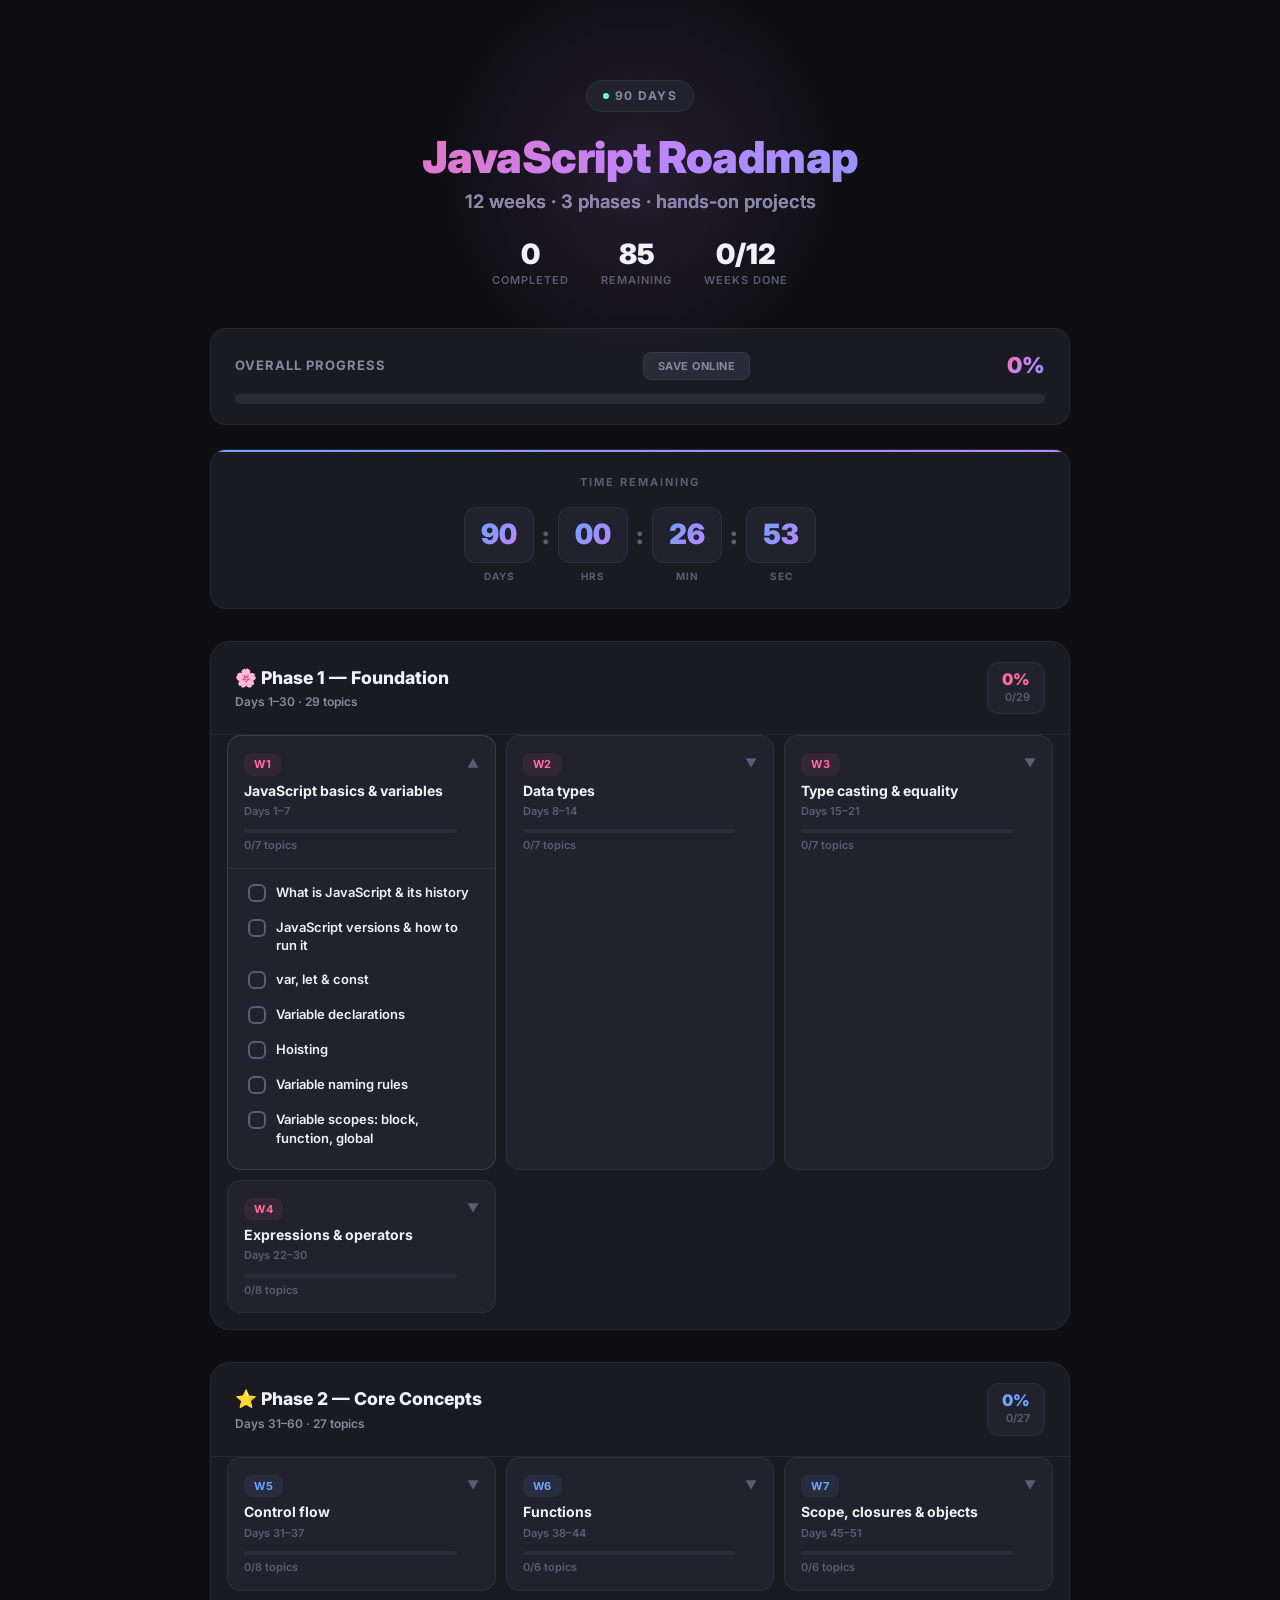
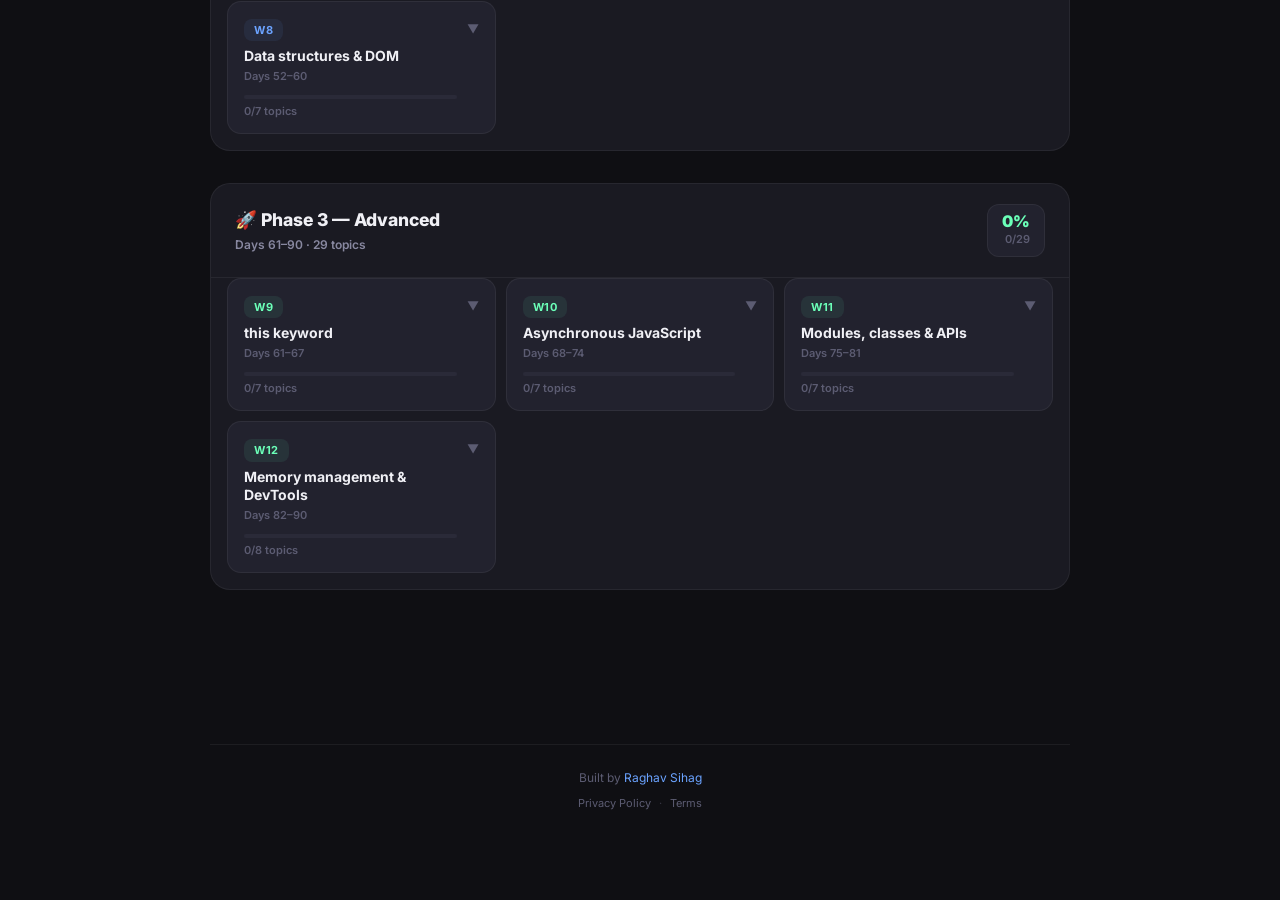
<file: js.html>
<!DOCTYPE html>
<html lang="en">
<head>
<meta charset="UTF-8">
<meta name="viewport" content="width=device-width, initial-scale=1.0">
<title>90-Day JavaScript Roadmap | Raghav Sihag</title>
<meta name="description" content="Interactive 90-day JavaScript learning roadmap with 12 weeks of structured topics and progress tracking.">
<link rel="canonical" href="https://raghavsihag.me/js.html">
<meta property="og:title" content="90-Day JavaScript Roadmap | Raghav Sihag">
<meta property="og:description" content="Interactive 90-day JavaScript learning roadmap with 12 weeks of structured topics and progress tracking.">
<meta property="og:url" content="https://raghavsihag.me/js.html">
<meta property="og:type" content="article">
<meta name="author" content="Raghav Sihag">
<script async src="https://pagead2.googlesyndication.com/pagead/js/adsbygoogle.js?client=ca-pub-7287159043409706" crossorigin="anonymous"></script>
<style>
@import url('https://fonts.googleapis.com/css2?family=Inter:wght@400;500;600;700;800;900&display=swap');

*, *::before, *::after { margin: 0; padding: 0; box-sizing: border-box; }

:root {
  --font: 'Inter', -apple-system, BlinkMacSystemFont, sans-serif;
  --bg: #0f0f13;
  --surface: #1a1a22;
  --surface-2: #22222e;
  --surface-3: #2a2a38;
  --border: rgba(255,255,255,0.06);
  --border-hover: rgba(255,255,255,0.12);
  --text: #f0f0f5;
  --text-dim: #8888a0;
  --text-muted: #5c5c72;

  --accent-1: #ff6b9d;
  --accent-1-bg: rgba(255,107,157,0.08);
  --accent-1-glow: rgba(255,107,157,0.25);

  --accent-2: #6ba3ff;
  --accent-2-bg: rgba(107,163,255,0.08);
  --accent-2-glow: rgba(107,163,255,0.25);

  --accent-3: #6bffb8;
  --accent-3-bg: rgba(107,255,184,0.08);
  --accent-3-glow: rgba(107,255,184,0.25);

  --gradient-main: linear-gradient(135deg, #ff6b9d, #c084fc, #6ba3ff);
  --gradient-timer: linear-gradient(135deg, #6ba3ff, #c084fc);
}

body {
  font-family: var(--font);
  background: var(--bg);
  color: var(--text);
  min-height: 100vh;
  line-height: 1.5;
  -webkit-font-smoothing: antialiased;
}

.container {
  max-width: 900px;
  margin: 0 auto;
  padding: 2rem 1.25rem 4rem;
}

/* ─── HERO SECTION ─── */
.hero {
  text-align: center;
  padding: 3rem 1.5rem 2rem;
  position: relative;
}

.hero::before {
  content: '';
  position: absolute;
  top: -60px;
  left: 50%;
  transform: translateX(-50%);
  width: 400px;
  height: 400px;
  background: radial-gradient(circle, rgba(192,132,252,0.12) 0%, transparent 70%);
  pointer-events: none;
  z-index: 0;
}

.hero-badge {
  display: inline-flex;
  align-items: center;
  gap: 6px;
  background: var(--surface-2);
  border: 1px solid var(--border);
  border-radius: 100px;
  padding: 6px 16px;
  font-size: 12px;
  font-weight: 700;
  color: var(--text-dim);
  letter-spacing: 1.5px;
  text-transform: uppercase;
  margin-bottom: 1.25rem;
  position: relative;
  z-index: 1;
}

.hero-badge .dot {
  width: 6px;
  height: 6px;
  border-radius: 50%;
  background: var(--accent-3);
  animation: pulse-dot 2s ease infinite;
}

@keyframes pulse-dot {
  0%, 100% { opacity: 1; box-shadow: 0 0 0 0 var(--accent-3-glow); }
  50% { opacity: 0.7; box-shadow: 0 0 0 6px transparent; }
}

.hero h1 {
  font-size: clamp(2rem, 5vw, 2.75rem);
  font-weight: 900;
  background: var(--gradient-main);
  -webkit-background-clip: text;
  -webkit-text-fill-color: transparent;
  background-clip: text;
  line-height: 1.15;
  margin-bottom: 0.5rem;
  position: relative;
  z-index: 1;
  letter-spacing: -0.5px;
}

.hero h1 span {
  display: block;
  font-size: clamp(1rem, 2.5vw, 1.15rem);
  font-weight: 600;
  background: none;
  -webkit-text-fill-color: var(--text-dim);
  margin-top: 0.5rem;
  letter-spacing: 0;
}

/* ─── STATS ROW ─── */
.stats-row {
  display: flex;
  justify-content: center;
  gap: 2rem;
  margin: 1.75rem 0 0.5rem;
  position: relative;
  z-index: 1;
}

.stat-item {
  text-align: center;
}

.stat-value {
  font-size: 1.75rem;
  font-weight: 900;
  color: var(--text);
  line-height: 1;
}

.stat-label {
  font-size: 11px;
  font-weight: 600;
  color: var(--text-muted);
  text-transform: uppercase;
  letter-spacing: 1px;
  margin-top: 4px;
}

/* ─── PROGRESS BAR ─── */
.progress-section {
  background: var(--surface);
  border: 1px solid var(--border);
  border-radius: 16px;
  padding: 1.25rem 1.5rem;
  margin-bottom: 1.5rem;
}

.progress-header {
  display: flex;
  justify-content: space-between;
  align-items: center;
  margin-bottom: 12px;
}

.progress-title {
  font-size: 13px;
  font-weight: 700;
  color: var(--text-dim);
  text-transform: uppercase;
  letter-spacing: 1px;
}

.progress-pct {
  font-size: 22px;
  font-weight: 900;
  background: var(--gradient-main);
  -webkit-background-clip: text;
  -webkit-text-fill-color: transparent;
  background-clip: text;
}

.progress-track {
  height: 10px;
  background: var(--surface-3);
  border-radius: 10px;
  overflow: hidden;
}

.progress-fill {
  height: 100%;
  background: var(--gradient-main);
  border-radius: 10px;
  transition: width 0.6s cubic-bezier(0.34, 1.56, 0.64, 1);
  position: relative;
}

.progress-fill::after {
  content: '';
  position: absolute;
  top: 0; left: 0; right: 0; bottom: 0;
  background: linear-gradient(90deg, transparent, rgba(255,255,255,0.2), transparent);
  animation: shimmer 2s infinite;
}

@keyframes shimmer {
  0% { transform: translateX(-100%); }
  100% { transform: translateX(100%); }
}

/* ─── SAVE ONLINE BUTTON ─── */
.save-btn {
  background: var(--surface-3);
  border: 1px solid var(--border);
  color: var(--text-dim);
  padding: 6px 14px;
  border-radius: 8px;
  font-family: var(--font);
  font-size: 11px;
  font-weight: 700;
  cursor: pointer;
  transition: all 0.2s ease;
  text-transform: uppercase;
  letter-spacing: 0.5px;
}

.save-btn:hover {
  background: var(--gradient-main);
  color: #fff;
  border-color: transparent;
  box-shadow: 0 0 12px var(--accent-1-glow);
}

/* ─── COUNTDOWN TIMER ─── */
.timer-section {
  background: var(--surface);
  border: 1px solid var(--border);
  border-radius: 16px;
  padding: 1.5rem;
  margin-bottom: 2rem;
  text-align: center;
  position: relative;
  overflow: hidden;
}

.timer-section::before {
  content: '';
  position: absolute;
  top: 0; left: 0; right: 0;
  height: 2px;
  background: var(--gradient-timer);
}

.timer-label {
  font-size: 11px;
  font-weight: 700;
  color: var(--text-muted);
  text-transform: uppercase;
  letter-spacing: 2px;
  margin-bottom: 1rem;
}

.timer-digits {
  display: flex;
  justify-content: center;
  gap: 8px;
  align-items: center;
}

.timer-unit {
  display: flex;
  flex-direction: column;
  align-items: center;
  gap: 6px;
}

.timer-card {
  background: var(--surface-2);
  border: 1px solid var(--border);
  border-radius: 12px;
  padding: 12px 16px;
  min-width: 64px;
}

.timer-card .num {
  font-size: 1.75rem;
  font-weight: 900;
  font-variant-numeric: tabular-nums;
  background: var(--gradient-timer);
  -webkit-background-clip: text;
  -webkit-text-fill-color: transparent;
  background-clip: text;
  line-height: 1;
}

.timer-unit .unit-label {
  font-size: 10px;
  font-weight: 700;
  color: var(--text-muted);
  text-transform: uppercase;
  letter-spacing: 1px;
}

.timer-sep {
  font-size: 1.5rem;
  font-weight: 900;
  color: var(--text-muted);
  margin-bottom: 18px;
  animation: blink 1s step-end infinite;
}

@keyframes blink {
  50% { opacity: 0.3; }
}

/* ─── PHASE SECTIONS ─── */
.phase {
  margin-bottom: 2rem;
  border-radius: 20px;
  border: 1px solid var(--border);
  overflow: hidden;
  background: var(--surface);
}

.phase-header {
  padding: 1.25rem 1.5rem;
  display: flex;
  justify-content: space-between;
  align-items: center;
}

.phase-info h2 {
  font-size: 1.1rem;
  font-weight: 800;
  color: var(--text);
  margin-bottom: 2px;
}

.phase-meta {
  font-size: 12px;
  font-weight: 600;
  color: var(--text-dim);
}

.phase-badge {
  text-align: right;
  background: var(--surface-2);
  padding: 8px 14px;
  border-radius: 12px;
  border: 1px solid var(--border);
}

.phase-badge .pct {
  font-size: 16px;
  font-weight: 900;
  line-height: 1;
}

.phase-badge .frac {
  font-size: 11px;
  font-weight: 600;
  color: var(--text-muted);
  margin-top: 2px;
}

.phase-grid {
  display: grid;
  grid-template-columns: repeat(auto-fit, minmax(260px, 1fr));
  gap: 10px;
  padding: 0 1rem 1rem;
}

/* ─── WEEK CARDS ─── */
.wk {
  background: var(--surface-2);
  border: 1px solid var(--border);
  border-radius: 14px;
  transition: all 0.25s ease;
  overflow: hidden;
}

.wk:hover {
  border-color: var(--border-hover);
  transform: translateY(-2px);
  box-shadow: 0 8px 32px rgba(0,0,0,0.2);
}

.wk.expanded {
  border-color: var(--border-hover);
}

.wh {
  padding: 14px 16px;
  cursor: pointer;
  user-select: none;
  display: flex;
  align-items: flex-start;
  gap: 10px;
}

.wh-content { flex: 1; min-width: 0; }

.week-tag {
  display: inline-flex;
  align-items: center;
  gap: 5px;
  font-size: 11px;
  font-weight: 700;
  padding: 3px 10px;
  border-radius: 8px;
  margin-bottom: 6px;
  text-transform: uppercase;
  letter-spacing: 0.5px;
}

.week-title {
  font-size: 14px;
  font-weight: 700;
  color: var(--text);
  line-height: 1.3;
  margin-bottom: 3px;
}

.week-days {
  font-size: 11px;
  font-weight: 600;
  color: var(--text-muted);
}

.week-progress {
  margin-top: 10px;
  height: 4px;
  background: var(--surface-3);
  border-radius: 4px;
  overflow: hidden;
}

.week-progress-fill {
  height: 100%;
  border-radius: 4px;
  transition: width 0.4s ease;
}

.week-count {
  font-size: 11px;
  color: var(--text-muted);
  font-weight: 600;
  margin-top: 4px;
}

.wh-arrow {
  font-size: 12px;
  color: var(--text-muted);
  flex-shrink: 0;
  margin-top: 4px;
  transition: transform 0.3s ease;
}

.wh-arrow.open { transform: rotate(180deg); }

/* ─── TOPIC LIST ─── */
.wb {
  padding: 6px 16px 14px;
  border-top: 1px solid var(--border);
}

.topic-row {
  display: flex;
  align-items: flex-start;
  gap: 10px;
  padding: 8px 4px;
  border-radius: 8px;
  cursor: pointer;
  transition: background 0.15s ease;
}

.topic-row:hover {
  background: rgba(255,255,255,0.02);
}

.cute-checkbox {
  appearance: none;
  -webkit-appearance: none;
  background: transparent;
  margin: 0;
  width: 18px;
  height: 18px;
  border: 2px solid var(--text-muted);
  border-radius: 6px;
  display: grid;
  place-content: center;
  transition: all 0.2s cubic-bezier(0.34, 1.56, 0.64, 1);
  cursor: pointer;
  flex-shrink: 0;
  margin-top: 1px;
}

.cute-checkbox::before {
  content: "";
  width: 9px;
  height: 9px;
  transform: scale(0);
  transition: 120ms transform cubic-bezier(0.34, 1.56, 0.64, 1);
  box-shadow: inset 1em 1em white;
  transform-origin: center;
  clip-path: polygon(14% 44%, 0 65%, 50% 100%, 100% 16%, 80% 0%, 43% 62%);
}

.cute-checkbox:checked {
  border-color: var(--chk-color);
  background: var(--chk-color);
}

.cute-checkbox:checked::before { transform: scale(1); }

.topic-text {
  font-size: 13px;
  font-weight: 600;
  line-height: 1.4;
  color: var(--text);
  transition: all 0.2s;
}

.topic-text.done {
  text-decoration: line-through;
  color: var(--text-muted);
  opacity: 0.5;
}

/* ─── RESPONSIVE ─── */
@media (max-width: 600px) {
  .container { padding: 1rem 0.75rem 3rem; }
  .hero { padding: 2rem 1rem 1.5rem; }
  .stats-row { gap: 1.25rem; }
  .timer-card { min-width: 52px; padding: 10px 12px; }
  .timer-card .num { font-size: 1.4rem; }
  .phase-grid { grid-template-columns: 1fr; }
}
</style>
</head>
<body>

<div class="container">
  <div class="hero">
    <div class="hero-badge"><span class="dot"></span> 90 Days</div>
    <h1>
      JavaScript Roadmap
      <span>12 weeks · 3 phases · hands-on projects</span>
    </h1>
    <div class="stats-row" id="hero-stats"></div>
  </div>

  <div class="progress-section" id="progress-bar"></div>

  <div class="timer-section">
    <div class="timer-label">Time Remaining</div>
    <div class="timer-digits" id="countdown-timer">
      <div class="timer-unit"><div class="timer-card"><span class="num">--</span></div><span class="unit-label">Days</span></div>
      <span class="timer-sep">:</span>
      <div class="timer-unit"><div class="timer-card"><span class="num">--</span></div><span class="unit-label">Hrs</span></div>
      <span class="timer-sep">:</span>
      <div class="timer-unit"><div class="timer-card"><span class="num">--</span></div><span class="unit-label">Min</span></div>
      <span class="timer-sep">:</span>
      <div class="timer-unit"><div class="timer-card"><span class="num">--</span></div><span class="unit-label">Sec</span></div>
    </div>
  </div>

  <div id="app"></div>

  <div style="max-width:900px;margin:2rem auto;padding:0 1.25rem;text-align:center;min-height:90px;" aria-label="Advertisement">
      <ins class="adsbygoogle"
           style="display:block"
           data-ad-client="ca-pub-7287159043409706"
           data-ad-slot="auto"
           data-ad-format="auto"
           data-full-width-responsive="true"></ins>
      <script>(adsbygoogle = window.adsbygoogle || []).push({});</script>
  </div>

  <div style="max-width:900px;margin:2rem auto 0;padding:1.5rem 1.25rem;border-top:1px solid var(--border);text-align:center;">
      <p style="font-size:12px;color:var(--text-muted);margin-bottom:8px;">Built by <a href="https://raghavsihag.me" style="color:var(--accent-2);text-decoration:none;">Raghav Sihag</a></p>
      <div style="display:flex;justify-content:center;gap:8px;align-items:center;">
          <a href="privacy.html" style="font-size:11px;color:var(--text-muted);text-decoration:none;">Privacy Policy</a>
          <span style="font-size:11px;color:var(--text-muted);opacity:0.5;">·</span>
          <a href="terms.html" style="font-size:11px;color:var(--text-muted);text-decoration:none;">Terms</a>
      </div>
  </div>
</div>

<script>
const P = [
  {
    title: "Phase 1 — Foundation",
    icon: "🌸",
    days: "Days 1–30",
    accent: "var(--accent-1)",
    accentBg: "var(--accent-1-bg)",
    accentGlow: "var(--accent-1-glow)",
    wks: [
      { id: "w1", n: 1, days: "Days 1–7", title: "JavaScript basics & variables", topics: ["What is JavaScript & its history", "JavaScript versions & how to run it", "var, let & const", "Variable declarations", "Hoisting", "Variable naming rules", "Variable scopes: block, function, global"] },
      { id: "w2", n: 2, days: "Days 8–14", title: "Data types", topics: ["Primitive types: string, number, boolean", "null, undefined, bigint & Symbol", "typeof operator", "Object basics", "Object prototype", "Built-in objects", "JSON"] },
      { id: "w3", n: 3, days: "Days 15–21", title: "Type casting & equality", topics: ["Type conversion vs coercion", "Implicit type casting", "Explicit type casting", "== vs === & Object.is", "isLooselyEqual & isStrictlyEqual", "SameValueZero & SameValue", "Value comparison operators"] },
      { id: "w4", n: 4, days: "Days 22–30", title: "Expressions & operators", topics: ["Arithmetic & assignment operators", "Comparison operators", "Logical & conditional operators", "Unary operators", "Bitwise operators", "String & BigInt operators", "Comma operators", "Review & mini project"] }
    ]
  },
  {
    title: "Phase 2 — Core Concepts",
    icon: "⭐",
    days: "Days 31–60",
    accent: "var(--accent-2)",
    accentBg: "var(--accent-2-bg)",
    accentGlow: "var(--accent-2-glow)",
    wks: [
      { id: "w5", n: 5, days: "Days 31–37", title: "Control flow", topics: ["if...else & switch statements", "for loop", "while & do...while loops", "for...of & for...in loops", "break & continue", "throw statement", "try/catch/finally", "Error objects"] },
      { id: "w6", n: 6, days: "Days 38–44", title: "Functions", topics: ["Default & rest parameters", "Arrow functions", "IIFEs", "arguments object", "Built-in functions", "Prototypal inheritance"] },
      { id: "w7", n: 7, days: "Days 45–51", title: "Scope, closures & objects", topics: ["Lexical scoping", "Scope & function stack", "Closures", "Recursion", "Object prototype in depth", "Strict mode"] },
      { id: "w8", n: 8, days: "Days 52–60", title: "Data structures & DOM", topics: ["Arrays & typed arrays", "Map & WeakMap", "Set & WeakSet", "Structured data", "Indexed vs keyed collections", "DOM APIs", "Review & project"] }
    ]
  },
  {
    title: "Phase 3 — Advanced",
    icon: "🚀",
    days: "Days 61–90",
    accent: "var(--accent-3)",
    accentBg: "var(--accent-3-bg)",
    accentGlow: "var(--accent-3-glow)",
    wks: [
      { id: "w9", n: 9, days: "Days 61–67", title: "this keyword", topics: ["this in a method", "this in a function", "this alone & in arrow functions", "this in event handlers", "Function borrowing", "call, apply & bind", "Explicit binding"] },
      { id: "w10", n: 10, days: "Days 68–74", title: "Asynchronous JavaScript", topics: ["Event loop", "setTimeout & setInterval", "Callbacks & callback hell", "Promises", "async/await", "XMLHTTPRequest", "Fetch API"] },
      { id: "w11", n: 11, days: "Days 75–81", title: "Modules, classes & APIs", topics: ["CommonJS modules", "ES modules (ESM)", "Classes", "Iterators & generators", "Working with APIs", "Fetch in practice", "API error handling"] },
      { id: "w12", n: 12, days: "Days 82–90", title: "Memory management & DevTools", topics: ["Memory lifecycle", "Garbage collection", "Memory management patterns", "Debugging issues", "Debugging memory leaks", "Debugging performance", "Browser DevTools mastery", "Final project"] }
    ]
  }
];

// State
const savedCK = localStorage.getItem('jsRoadmapCK');
const savedEX = localStorage.getItem('jsRoadmapEX');
const CK = new Set(savedCK ? JSON.parse(savedCK) : []);
const EX = new Set(savedEX ? JSON.parse(savedEX) : ["w1"]);

function saveState() {
  localStorage.setItem('jsRoadmapCK', JSON.stringify([...CK]));
  localStorage.setItem('jsRoadmapEX', JSON.stringify([...EX]));
}

window.ck = id => { CK.has(id) ? CK.delete(id) : CK.add(id); saveState(); render(); };
window.ex = id => { EX.has(id) ? EX.delete(id) : EX.add(id); saveState(); render(); };

// ─── ONLINE SAVE FUNCTIONALITY ───
window.saveOnline = () => {
  const passwordInput = prompt("Please enter the password to backup progress online:");
  if (passwordInput === null) return;
  
  if (passwordInput !== "pluspoint") {
    alert("❌ Invalid Password!");
    return;
  }

  const backupPayload = {
    checkedTopics: [...CK],
    expandedWeeks: [...EX],
    targetCountdown: localStorage.getItem('jsRoadmapTarget'),
  };

  // Go to kvdb.io, grab a free bucket ID string, and drop it here:
  const BUCKET_ID = 'your_free_bucket_id_here'; 

  fetch(`https://kvdb.io/${BUCKET_ID}/progress`, {
    method: 'POST',
    body: JSON.stringify(backupPayload)
  })
  .then(() => {
    alert("💾 Success! Progress saved to the cloud.");
  })
  .catch(err => {
    alert("❌ Failed to save online.");
  });
};

function wdone(wid, n) { let c = 0; for (let i = 0; i < n; i++) if (CK.has(wid + "-" + i)) c++; return c; }

function render() {
  const total = P.reduce((s, p) => s + p.wks.reduce((ss, w) => ss + w.topics.length, 0), 0);
  const done = CK.size;
  const pct = total ? Math.round(done / total * 100) : 0;
  const weeksComplete = P.reduce((s, p) => s + p.wks.filter(w => wdone(w.id, w.topics.length) === w.topics.length).length, 0);

  // Hero stats
  document.getElementById('hero-stats').innerHTML = `
    <div class="stat-item"><div class="stat-value">${done}</div><div class="stat-label">Completed</div></div>
    <div class="stat-item"><div class="stat-value">${total - done}</div><div class="stat-label">Remaining</div></div>
    <div class="stat-item"><div class="stat-value">${weeksComplete}/12</div><div class="stat-label">Weeks done</div></div>
  `;

  // Progress bar header containing the Save Online trigger button
  document.getElementById('progress-bar').innerHTML = `
    <div class="progress-header">
      <span class="progress-title">Overall Progress</span>
      <button class="save-btn" onclick="saveOnline()">Save Online</button>
      <span class="progress-pct">${pct}%</span>
    </div>
    <div class="progress-track">
      <div class="progress-fill" style="width:${pct}%"></div>
    </div>
  `;

  // Phases
  let h = '';
  P.forEach(ph => {
    const pt = ph.wks.reduce((s, w) => s + w.topics.length, 0);
    const pd = ph.wks.reduce((s, w) => s + wdone(w.id, w.topics.length), 0);
    const pp = pt ? Math.round(pd / pt * 100) : 0;

    h += `<div class="phase">
      <div class="phase-header" style="border-bottom: 1px solid var(--border);">
        <div class="phase-info">
          <h2>${ph.icon} ${ph.title}</h2>
          <div class="phase-meta">${ph.days} · ${pt} topics</div>
        </div>
        <div class="phase-badge">
          <div class="pct" style="color:${ph.accent}">${pp}%</div>
          <div class="frac">${pd}/${pt}</div>
        </div>
      </div>
      <div class="phase-grid">`;

    ph.wks.forEach(w => {
      const d = wdone(w.id, w.topics.length);
      const wp = w.topics.length ? Math.round(d / w.topics.length * 100) : 0;
      const isE = EX.has(w.id);
      const isFull = d === w.topics.length;

      h += `<div class="wk${isE ? ' expanded' : ''}">
        <div class="wh" onclick="ex('${w.id}')">
          <div class="wh-content">
            <div class="week-tag" style="background:${ph.accentBg};color:${ph.accent};">
              W${w.n}${isFull ? ' ✓' : ''}
            </div>
            <div class="week-title">${w.title}</div>
            <div class="week-days">${w.days}</div>
            <div class="week-progress">
              <div class="week-progress-fill" style="width:${wp}%;background:${ph.accent};"></div>
            </div>
            <div class="week-count">${d}/${w.topics.length} topics</div>
          </div>
          <span class="wh-arrow${isE ? ' open' : ''}">▼</span>
        </div>`;

      if (isE) {
        h += `<div class="wb">`;
        w.topics.forEach((t, i) => {
          const tid = `${w.id}-${i}`;
          const chk = CK.has(tid);
          h += `<label for="${tid}" class="topic-row">
            <input type="checkbox" id="${tid}" class="cute-checkbox" style="--chk-color:${ph.accent};" ${chk ? "checked" : ""} onchange="ck('${tid}')">
            <span class="topic-text${chk ? ' done' : ''}">${t}</span>
          </label>`;
        });
        h += `</div>`;
      }
      h += `</div>`;
    });

    h += `</div></div>`;
  });

  document.getElementById('app').innerHTML = h;
}

render();

// ─── COUNTDOWN TIMER ───
function startCountdown() {
  let targetDate = localStorage.getItem('jsRoadmapTarget');
  if (!targetDate) {
    const now = new Date();
    const tomorrow = new Date(now.getFullYear(), now.getMonth(), now.getDate() + 1);
    const target = new Date(tomorrow.getTime() + 2160 * 60 * 60 * 1000);
    targetDate = target.getTime();
    localStorage.setItem('jsRoadmapTarget', targetDate);
  } else {
    targetDate = parseInt(targetDate, 10);
  }

  const timerEl = document.getElementById('countdown-timer');

  function update() {
    const now = new Date().getTime();
    const diff = targetDate - now;

    if (diff <= 0) {
      timerEl.innerHTML = `
        <div style="font-size:1.5rem;font-weight:900;background:var(--gradient-main);-webkit-background-clip:text;-webkit-text-fill-color:transparent;">
          🎉 TIME'S UP! 🎉
        </div>`;
      return;
    }

    const d = Math.floor(diff / (1000 * 60 * 60 * 24));
    const hr = Math.floor((diff % (1000 * 60 * 60 * 24)) / (1000 * 60 * 60));
    const mn = Math.floor((diff % (1000 * 60 * 60)) / (1000 * 60));
    const sc = Math.floor((diff % (1000 * 60)) / 1000);
    const pad = n => n.toString().padStart(2, '0');

    timerEl.innerHTML = `
      <div class="timer-unit"><div class="timer-card"><span class="num">${d}</span></div><span class="unit-label">Days</span></div>
      <span class="timer-sep">:</span>
      <div class="timer-unit"><div class="timer-card"><span class="num">${pad(hr)}</span></div><span class="unit-label">Hrs</span></div>
      <span class="timer-sep">:</span>
      <div class="timer-unit"><div class="timer-card"><span class="num">${pad(mn)}</span></div><span class="unit-label">Min</span></div>
      <span class="timer-sep">:</span>
      <div class="timer-unit"><div class="timer-card"><span class="num">${pad(sc)}</span></div><span class="unit-label">Sec</span></div>
    `;
  }

  update();
  setInterval(update, 1000);
}

startCountdown();
</script>

<div id="cookieConsent" style="position:fixed;bottom:0;left:0;right:0;z-index:9999;padding:0 16px 16px;transform:translateY(100%);opacity:0;transition:transform 0.5s cubic-bezier(0.16,1,0.3,1),opacity 0.5s cubic-bezier(0.16,1,0.3,1);pointer-events:none;" role="dialog" aria-label="Cookie consent">
    <div style="max-width:640px;margin:0 auto;background:rgba(15,15,19,0.94);backdrop-filter:blur(24px);-webkit-backdrop-filter:blur(24px);border:1px solid var(--border);border-radius:16px;padding:18px 24px;display:flex;align-items:center;justify-content:space-between;gap:20px;box-shadow:0 -4px 40px rgba(0,0,0,0.4);">
        <p style="font-size:0.85rem;color:var(--text-dim);line-height:1.5;margin:0;flex:1;">🍪 This site uses cookies & Google AdSense for ads. By continuing, you agree to our <a href="privacy.html" style="color:var(--text);text-decoration:underline;">Privacy Policy</a>.</p>
        <div style="display:flex;gap:8px;flex-shrink:0;">
            <button id="cookieAccept" style="padding:8px 18px;font-size:0.82rem;font-weight:700;border-radius:10px;cursor:pointer;background:var(--gradient-main);color:#fff;border:none;font-family:var(--font);">Accept</button>
            <button id="cookieDecline" style="padding:8px 18px;font-size:0.82rem;font-weight:700;border-radius:10px;cursor:pointer;background:var(--surface-2);color:var(--text-dim);border:1px solid var(--border);font-family:var(--font);">Decline</button>
        </div>
    </div>
</div>

<script>
(function() {
    const consent = localStorage.getItem('cookie-consent');
    const banner = document.getElementById('cookieConsent');
    if (!banner) return;
    if (!consent) {
        setTimeout(() => { banner.style.transform = 'translateY(0)'; banner.style.opacity = '1'; banner.style.pointerEvents = 'auto'; }, 1500);
    }
    document.getElementById('cookieAccept').addEventListener('click', () => {
        localStorage.setItem('cookie-consent', 'accepted');
        banner.style.transform = 'translateY(100%)'; banner.style.opacity = '0'; banner.style.pointerEvents = 'none';
    });
    document.getElementById('cookieDecline').addEventListener('click', () => {
        localStorage.setItem('cookie-consent', 'declined');
        banner.style.transform = 'translateY(100%)'; banner.style.opacity = '0'; banner.style.pointerEvents = 'none';
    });
})();
</script>
</body>
</html>
</file>
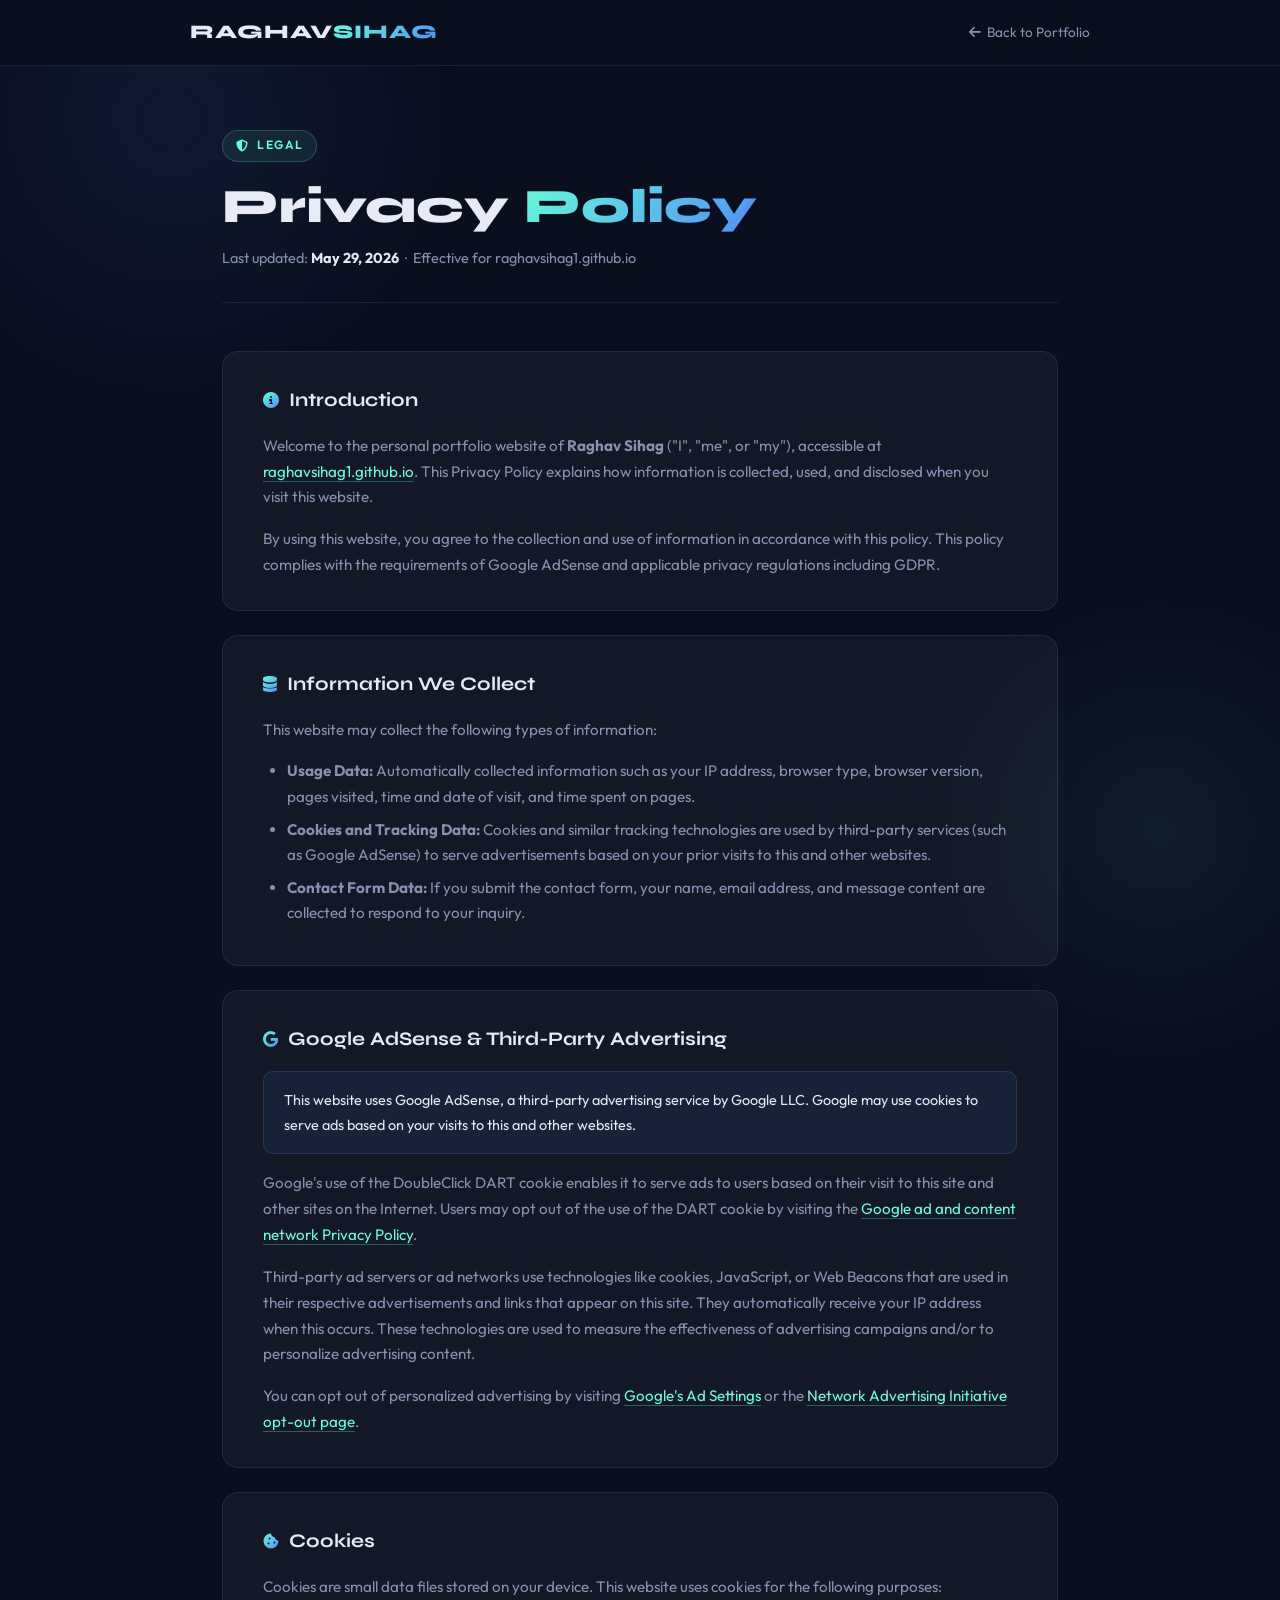
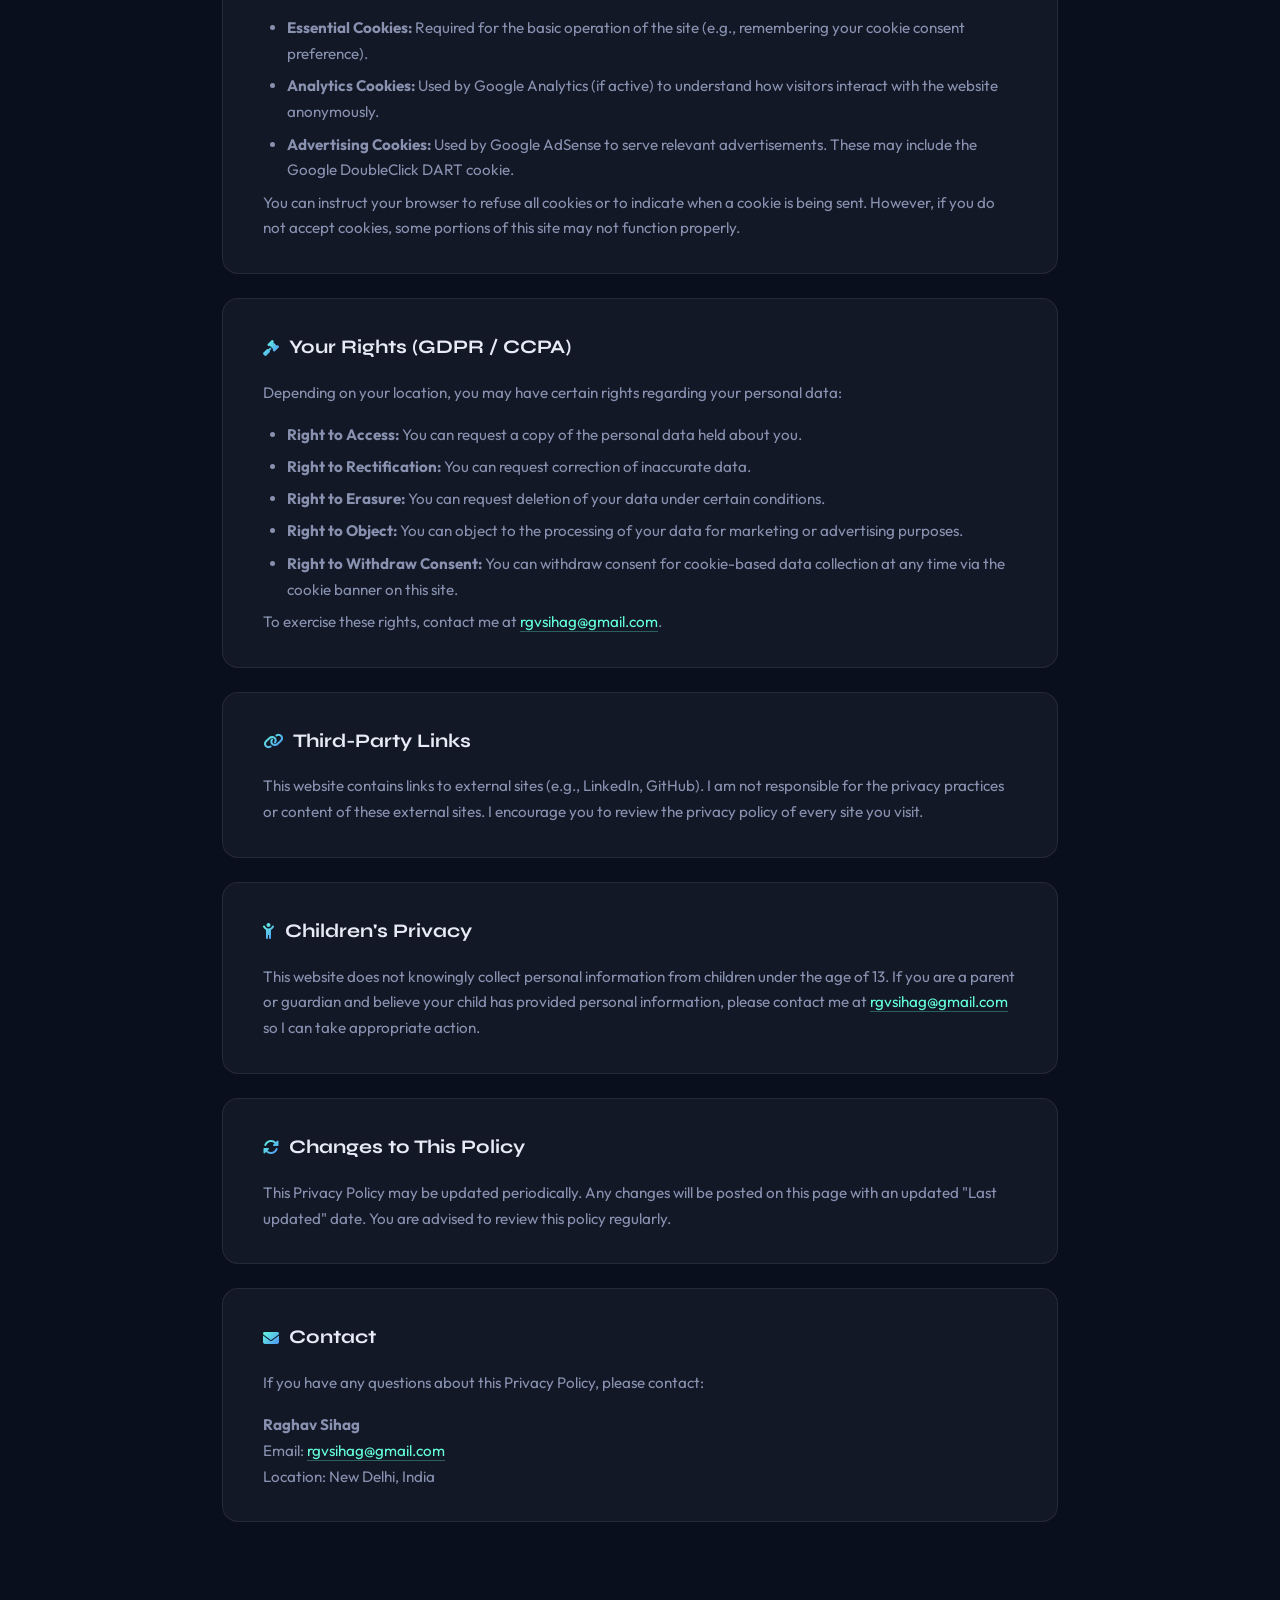
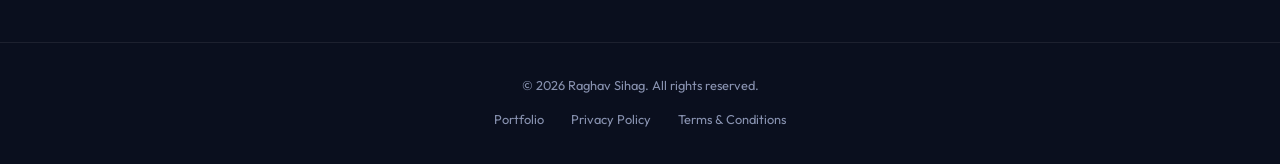
<file: privacy.html>
<!DOCTYPE html>
<html lang="en">
<head>
    <meta charset="UTF-8">
    <meta name="viewport" content="width=device-width, initial-scale=1.0">
    <title>Privacy Policy | Raghav Sihag</title>
    <meta name="description" content="Privacy Policy for raghavsihag1.github.io – Learn how we collect, use, and protect your information, including details about Google AdSense advertising.">
    <meta name="robots" content="noindex, follow">

    <!-- Premium Fonts -->
    <link rel="preconnect" href="https://fonts.googleapis.com">
    <link rel="preconnect" href="https://fonts.gstatic.com" crossorigin>
    <link href="https://fonts.googleapis.com/css2?family=Outfit:wght@300;400;500;600;700&family=Syne:wght@600;700;800&display=swap" rel="stylesheet">

    <!-- FontAwesome Icons -->
    <link rel="stylesheet" href="https://cdnjs.cloudflare.com/ajax/libs/font-awesome/6.4.0/css/all.min.css">

    <!-- Google AdSense -->
    <script async src="https://pagead2.googlesyndication.com/pagead/js/adsbygoogle.js?client=ca-pub-7287159043409706" crossorigin="anonymous"></script>

    <style>
        *, *::before, *::after { box-sizing: border-box; margin: 0; padding: 0; }

        :root {
            --bg-primary: #0a0f1e;
            --bg-secondary: #0d1526;
            --surface: rgba(255,255,255,0.04);
            --border: rgba(255,255,255,0.08);
            --text-primary: #e8eaf6;
            --text-secondary: #8892b0;
            --accent-cyan: #64ffda;
            --accent-blue: #4f8ef7;
            --gradient-primary: linear-gradient(135deg, #64ffda 0%, #4f8ef7 100%);
        }

        html { scroll-behavior: smooth; }

        body {
            font-family: 'Outfit', sans-serif;
            background: var(--bg-primary);
            color: var(--text-primary);
            line-height: 1.7;
            min-height: 100vh;
        }

        /* Background decoration */
        body::before {
            content: '';
            position: fixed;
            top: -20%;
            left: -10%;
            width: 600px;
            height: 600px;
            background: radial-gradient(circle, rgba(79,142,247,0.08) 0%, transparent 70%);
            pointer-events: none;
            z-index: 0;
        }
        body::after {
            content: '';
            position: fixed;
            bottom: -20%;
            right: -10%;
            width: 500px;
            height: 500px;
            background: radial-gradient(circle, rgba(100,255,218,0.06) 0%, transparent 70%);
            pointer-events: none;
            z-index: 0;
        }

        /* Navbar */
        .navbar {
            position: sticky;
            top: 0;
            z-index: 100;
            background: rgba(10, 15, 30, 0.85);
            backdrop-filter: blur(20px);
            -webkit-backdrop-filter: blur(20px);
            border-bottom: 1px solid var(--border);
            padding: 1rem 2rem;
        }
        .navbar-inner {
            max-width: 900px;
            margin: 0 auto;
            display: flex;
            align-items: center;
            justify-content: space-between;
        }
        .logo {
            font-family: 'Syne', sans-serif;
            font-weight: 800;
            font-size: 1.2rem;
            text-decoration: none;
            color: var(--text-primary);
            letter-spacing: 0.05em;
        }
        .logo span { background: var(--gradient-primary); -webkit-background-clip: text; -webkit-text-fill-color: transparent; background-clip: text; }
        .back-link {
            font-size: 0.85rem;
            color: var(--text-secondary);
            text-decoration: none;
            display: flex;
            align-items: center;
            gap: 0.4rem;
            transition: color 0.2s;
        }
        .back-link:hover { color: var(--accent-cyan); }

        /* Main Content */
        .page-container {
            position: relative;
            z-index: 1;
            max-width: 900px;
            margin: 0 auto;
            padding: 4rem 2rem 6rem;
        }

        .page-header {
            margin-bottom: 3rem;
            padding-bottom: 2rem;
            border-bottom: 1px solid var(--border);
        }
        .page-badge {
            display: inline-flex;
            align-items: center;
            gap: 0.5rem;
            font-size: 0.75rem;
            font-weight: 600;
            letter-spacing: 0.12em;
            text-transform: uppercase;
            color: var(--accent-cyan);
            background: rgba(100,255,218,0.08);
            border: 1px solid rgba(100,255,218,0.2);
            padding: 0.3rem 0.8rem;
            border-radius: 50px;
            margin-bottom: 1.2rem;
        }
        .page-title {
            font-family: 'Syne', sans-serif;
            font-size: clamp(2rem, 5vw, 3rem);
            font-weight: 800;
            line-height: 1.1;
            margin-bottom: 0.75rem;
        }
        .page-title span {
            background: var(--gradient-primary);
            -webkit-background-clip: text;
            -webkit-text-fill-color: transparent;
            background-clip: text;
        }
        .page-meta {
            font-size: 0.9rem;
            color: var(--text-secondary);
        }
        .page-meta strong { color: var(--text-primary); }

        /* Content Sections */
        .content-section {
            background: var(--surface);
            border: 1px solid var(--border);
            border-radius: 16px;
            padding: 2rem 2.5rem;
            margin-bottom: 1.5rem;
            transition: border-color 0.3s;
        }
        .content-section:hover { border-color: rgba(100,255,218,0.15); }

        .section-heading {
            font-family: 'Syne', sans-serif;
            font-size: 1.2rem;
            font-weight: 700;
            color: var(--text-primary);
            margin-bottom: 1rem;
            display: flex;
            align-items: center;
            gap: 0.6rem;
        }
        .section-heading i {
            background: var(--gradient-primary);
            -webkit-background-clip: text;
            -webkit-text-fill-color: transparent;
            background-clip: text;
            font-size: 1rem;
        }

        p { color: var(--text-secondary); margin-bottom: 1rem; font-size: 0.95rem; }
        p:last-child { margin-bottom: 0; }
        p a { color: var(--accent-cyan); text-decoration: none; border-bottom: 1px solid rgba(100,255,218,0.3); transition: border-color 0.2s; }
        p a:hover { border-color: var(--accent-cyan); }

        ul, ol { padding-left: 1.5rem; color: var(--text-secondary); font-size: 0.95rem; }
        li { margin-bottom: 0.4rem; }

        .highlight-box {
            background: rgba(79,142,247,0.08);
            border: 1px solid rgba(79,142,247,0.2);
            border-radius: 10px;
            padding: 1rem 1.25rem;
            margin: 1rem 0;
        }
        .highlight-box p { margin: 0; color: var(--text-primary); font-size: 0.9rem; }

        /* Footer */
        .page-footer {
            position: relative;
            z-index: 1;
            text-align: center;
            padding: 2rem;
            border-top: 1px solid var(--border);
        }
        .page-footer p { font-size: 0.8rem; color: var(--text-secondary); margin-bottom: 0.5rem; }
        .footer-links a {
            color: var(--text-secondary);
            text-decoration: none;
            font-size: 0.8rem;
            margin: 0 0.75rem;
            transition: color 0.2s;
        }
        .footer-links a:hover { color: var(--accent-cyan); }
    </style>
</head>
<body>
    <nav class="navbar">
        <div class="navbar-inner">
            <a href="index.html" class="logo">RAGHAV<span>SIHAG</span></a>
            <a href="index.html" class="back-link"><i class="fa-solid fa-arrow-left"></i> Back to Portfolio</a>
        </div>
    </nav>

    <div class="page-container">
        <div class="page-header">
            <div class="page-badge"><i class="fa-solid fa-shield-halved"></i> Legal</div>
            <h1 class="page-title">Privacy <span>Policy</span></h1>
            <p class="page-meta">Last updated: <strong>May 29, 2026</strong> &nbsp;·&nbsp; Effective for raghavsihag1.github.io</p>
        </div>

        <div class="content-section">
            <h2 class="section-heading"><i class="fa-solid fa-circle-info"></i> Introduction</h2>
            <p>Welcome to the personal portfolio website of <strong>Raghav Sihag</strong> ("I", "me", or "my"), accessible at <a href="https://raghavsihag1.github.io" target="_blank">raghavsihag1.github.io</a>. This Privacy Policy explains how information is collected, used, and disclosed when you visit this website.</p>
            <p>By using this website, you agree to the collection and use of information in accordance with this policy. This policy complies with the requirements of Google AdSense and applicable privacy regulations including GDPR.</p>
        </div>

        <div class="content-section">
            <h2 class="section-heading"><i class="fa-solid fa-database"></i> Information We Collect</h2>
            <p>This website may collect the following types of information:</p>
            <ul>
                <li><strong>Usage Data:</strong> Automatically collected information such as your IP address, browser type, browser version, pages visited, time and date of visit, and time spent on pages.</li>
                <li><strong>Cookies and Tracking Data:</strong> Cookies and similar tracking technologies are used by third-party services (such as Google AdSense) to serve advertisements based on your prior visits to this and other websites.</li>
                <li><strong>Contact Form Data:</strong> If you submit the contact form, your name, email address, and message content are collected to respond to your inquiry.</li>
            </ul>
        </div>

        <div class="content-section">
            <h2 class="section-heading"><i class="fa-brands fa-google"></i> Google AdSense & Third-Party Advertising</h2>
            <div class="highlight-box">
                <p>This website uses Google AdSense, a third-party advertising service by Google LLC. Google may use cookies to serve ads based on your visits to this and other websites.</p>
            </div>
            <p>Google's use of the DoubleClick DART cookie enables it to serve ads to users based on their visit to this site and other sites on the Internet. Users may opt out of the use of the DART cookie by visiting the <a href="https://policies.google.com/technologies/ads" target="_blank" rel="noopener noreferrer">Google ad and content network Privacy Policy</a>.</p>
            <p>Third-party ad servers or ad networks use technologies like cookies, JavaScript, or Web Beacons that are used in their respective advertisements and links that appear on this site. They automatically receive your IP address when this occurs. These technologies are used to measure the effectiveness of advertising campaigns and/or to personalize advertising content.</p>
            <p>You can opt out of personalized advertising by visiting <a href="https://www.google.com/settings/ads" target="_blank" rel="noopener noreferrer">Google's Ad Settings</a> or the <a href="https://www.aboutads.info/choices/" target="_blank" rel="noopener noreferrer">Network Advertising Initiative opt-out page</a>.</p>
        </div>

        <div class="content-section">
            <h2 class="section-heading"><i class="fa-solid fa-cookie-bite"></i> Cookies</h2>
            <p>Cookies are small data files stored on your device. This website uses cookies for the following purposes:</p>
            <ul>
                <li><strong>Essential Cookies:</strong> Required for the basic operation of the site (e.g., remembering your cookie consent preference).</li>
                <li><strong>Analytics Cookies:</strong> Used by Google Analytics (if active) to understand how visitors interact with the website anonymously.</li>
                <li><strong>Advertising Cookies:</strong> Used by Google AdSense to serve relevant advertisements. These may include the Google DoubleClick DART cookie.</li>
            </ul>
            <p>You can instruct your browser to refuse all cookies or to indicate when a cookie is being sent. However, if you do not accept cookies, some portions of this site may not function properly.</p>
        </div>

        <div class="content-section">
            <h2 class="section-heading"><i class="fa-solid fa-gavel"></i> Your Rights (GDPR / CCPA)</h2>
            <p>Depending on your location, you may have certain rights regarding your personal data:</p>
            <ul>
                <li><strong>Right to Access:</strong> You can request a copy of the personal data held about you.</li>
                <li><strong>Right to Rectification:</strong> You can request correction of inaccurate data.</li>
                <li><strong>Right to Erasure:</strong> You can request deletion of your data under certain conditions.</li>
                <li><strong>Right to Object:</strong> You can object to the processing of your data for marketing or advertising purposes.</li>
                <li><strong>Right to Withdraw Consent:</strong> You can withdraw consent for cookie-based data collection at any time via the cookie banner on this site.</li>
            </ul>
            <p>To exercise these rights, contact me at <a href="mailto:rgvsihag@gmail.com">rgvsihag@gmail.com</a>.</p>
        </div>

        <div class="content-section">
            <h2 class="section-heading"><i class="fa-solid fa-link"></i> Third-Party Links</h2>
            <p>This website contains links to external sites (e.g., LinkedIn, GitHub). I am not responsible for the privacy practices or content of these external sites. I encourage you to review the privacy policy of every site you visit.</p>
        </div>

        <div class="content-section">
            <h2 class="section-heading"><i class="fa-solid fa-child-reaching"></i> Children's Privacy</h2>
            <p>This website does not knowingly collect personal information from children under the age of 13. If you are a parent or guardian and believe your child has provided personal information, please contact me at <a href="mailto:rgvsihag@gmail.com">rgvsihag@gmail.com</a> so I can take appropriate action.</p>
        </div>

        <div class="content-section">
            <h2 class="section-heading"><i class="fa-solid fa-rotate"></i> Changes to This Policy</h2>
            <p>This Privacy Policy may be updated periodically. Any changes will be posted on this page with an updated "Last updated" date. You are advised to review this policy regularly.</p>
        </div>

        <div class="content-section">
            <h2 class="section-heading"><i class="fa-solid fa-envelope"></i> Contact</h2>
            <p>If you have any questions about this Privacy Policy, please contact:</p>
            <p><strong>Raghav Sihag</strong><br>
            Email: <a href="mailto:rgvsihag@gmail.com">rgvsihag@gmail.com</a><br>
            Location: New Delhi, India</p>
        </div>
    </div>

    <footer class="page-footer">
        <p>&copy; 2026 Raghav Sihag. All rights reserved.</p>
        <div class="footer-links">
            <a href="index.html">Portfolio</a>
            <a href="privacy.html">Privacy Policy</a>
            <a href="terms.html">Terms &amp; Conditions</a>
        </div>
    </footer>
</body>
</html>
</file>
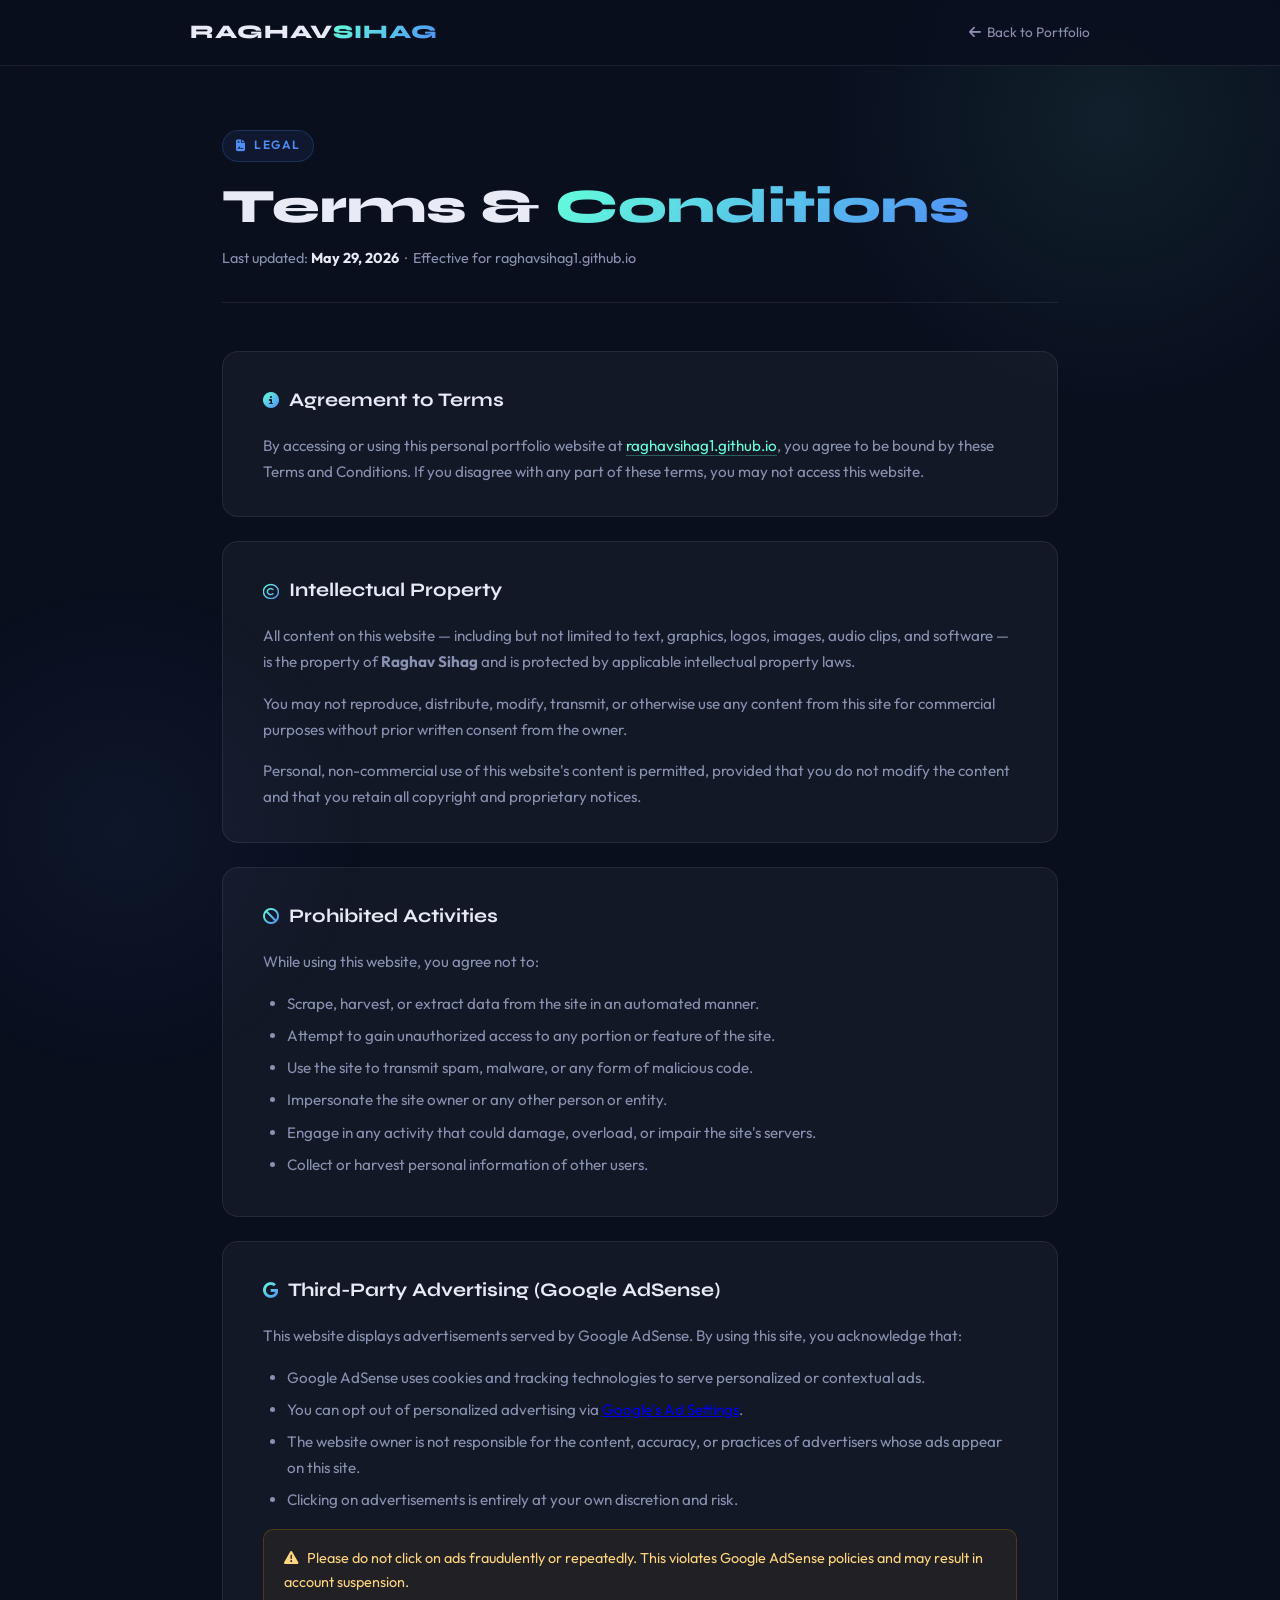
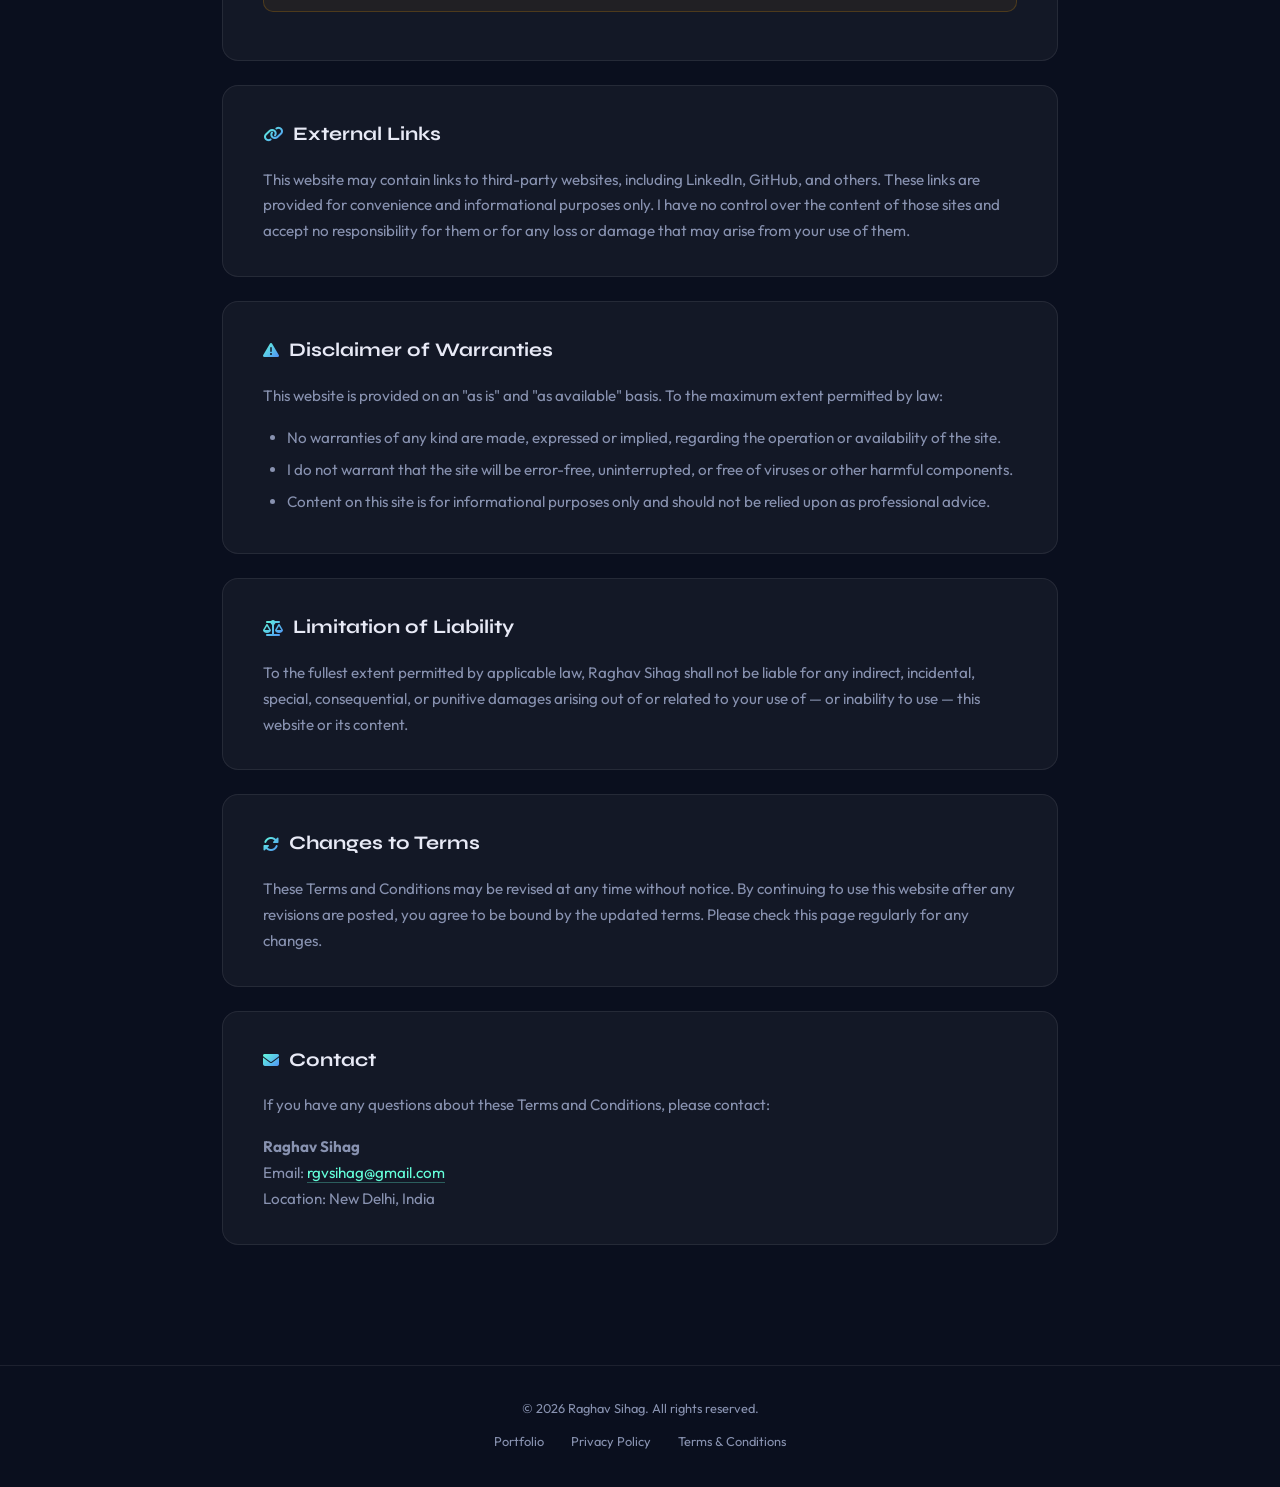
<file: terms.html>
<!DOCTYPE html>
<html lang="en">
<head>
    <meta charset="UTF-8">
    <meta name="viewport" content="width=device-width, initial-scale=1.0">
    <title>Terms & Conditions | Raghav Sihag</title>
    <meta name="description" content="Terms and Conditions for raghavsihag1.github.io – Rules, intellectual property rights, and disclaimers governing the use of this website.">
    <meta name="robots" content="noindex, follow">

    <!-- Premium Fonts -->
    <link rel="preconnect" href="https://fonts.googleapis.com">
    <link rel="preconnect" href="https://fonts.gstatic.com" crossorigin>
    <link href="https://fonts.googleapis.com/css2?family=Outfit:wght@300;400;500;600;700&family=Syne:wght@600;700;800&display=swap" rel="stylesheet">

    <!-- FontAwesome Icons -->
    <link rel="stylesheet" href="https://cdnjs.cloudflare.com/ajax/libs/font-awesome/6.4.0/css/all.min.css">

    <!-- Google AdSense -->
    <script async src="https://pagead2.googlesyndication.com/pagead/js/adsbygoogle.js?client=ca-pub-7287159043409706" crossorigin="anonymous"></script>

    <style>
        *, *::before, *::after { box-sizing: border-box; margin: 0; padding: 0; }

        :root {
            --bg-primary: #0a0f1e;
            --surface: rgba(255,255,255,0.04);
            --border: rgba(255,255,255,0.08);
            --text-primary: #e8eaf6;
            --text-secondary: #8892b0;
            --accent-cyan: #64ffda;
            --accent-blue: #4f8ef7;
            --gradient-primary: linear-gradient(135deg, #64ffda 0%, #4f8ef7 100%);
        }

        html { scroll-behavior: smooth; }

        body {
            font-family: 'Outfit', sans-serif;
            background: var(--bg-primary);
            color: var(--text-primary);
            line-height: 1.7;
            min-height: 100vh;
        }
        body::before {
            content: '';
            position: fixed;
            top: -20%;
            right: -10%;
            width: 600px;
            height: 600px;
            background: radial-gradient(circle, rgba(100,255,218,0.07) 0%, transparent 70%);
            pointer-events: none;
            z-index: 0;
        }
        body::after {
            content: '';
            position: fixed;
            bottom: -20%;
            left: -10%;
            width: 500px;
            height: 500px;
            background: radial-gradient(circle, rgba(79,142,247,0.06) 0%, transparent 70%);
            pointer-events: none;
            z-index: 0;
        }

        .navbar {
            position: sticky;
            top: 0;
            z-index: 100;
            background: rgba(10, 15, 30, 0.85);
            backdrop-filter: blur(20px);
            -webkit-backdrop-filter: blur(20px);
            border-bottom: 1px solid var(--border);
            padding: 1rem 2rem;
        }
        .navbar-inner {
            max-width: 900px;
            margin: 0 auto;
            display: flex;
            align-items: center;
            justify-content: space-between;
        }
        .logo {
            font-family: 'Syne', sans-serif;
            font-weight: 800;
            font-size: 1.2rem;
            text-decoration: none;
            color: var(--text-primary);
            letter-spacing: 0.05em;
        }
        .logo span { background: var(--gradient-primary); -webkit-background-clip: text; -webkit-text-fill-color: transparent; background-clip: text; }
        .back-link {
            font-size: 0.85rem;
            color: var(--text-secondary);
            text-decoration: none;
            display: flex;
            align-items: center;
            gap: 0.4rem;
            transition: color 0.2s;
        }
        .back-link:hover { color: var(--accent-cyan); }

        .page-container {
            position: relative;
            z-index: 1;
            max-width: 900px;
            margin: 0 auto;
            padding: 4rem 2rem 6rem;
        }

        .page-header {
            margin-bottom: 3rem;
            padding-bottom: 2rem;
            border-bottom: 1px solid var(--border);
        }
        .page-badge {
            display: inline-flex;
            align-items: center;
            gap: 0.5rem;
            font-size: 0.75rem;
            font-weight: 600;
            letter-spacing: 0.12em;
            text-transform: uppercase;
            color: var(--accent-blue);
            background: rgba(79,142,247,0.08);
            border: 1px solid rgba(79,142,247,0.2);
            padding: 0.3rem 0.8rem;
            border-radius: 50px;
            margin-bottom: 1.2rem;
        }
        .page-title {
            font-family: 'Syne', sans-serif;
            font-size: clamp(2rem, 5vw, 3rem);
            font-weight: 800;
            line-height: 1.1;
            margin-bottom: 0.75rem;
        }
        .page-title span {
            background: var(--gradient-primary);
            -webkit-background-clip: text;
            -webkit-text-fill-color: transparent;
            background-clip: text;
        }
        .page-meta { font-size: 0.9rem; color: var(--text-secondary); }
        .page-meta strong { color: var(--text-primary); }

        .content-section {
            background: var(--surface);
            border: 1px solid var(--border);
            border-radius: 16px;
            padding: 2rem 2.5rem;
            margin-bottom: 1.5rem;
            transition: border-color 0.3s;
        }
        .content-section:hover { border-color: rgba(79,142,247,0.2); }

        .section-heading {
            font-family: 'Syne', sans-serif;
            font-size: 1.2rem;
            font-weight: 700;
            color: var(--text-primary);
            margin-bottom: 1rem;
            display: flex;
            align-items: center;
            gap: 0.6rem;
        }
        .section-heading i {
            background: var(--gradient-primary);
            -webkit-background-clip: text;
            -webkit-text-fill-color: transparent;
            background-clip: text;
            font-size: 1rem;
        }

        p { color: var(--text-secondary); margin-bottom: 1rem; font-size: 0.95rem; }
        p:last-child { margin-bottom: 0; }
        p a { color: var(--accent-cyan); text-decoration: none; border-bottom: 1px solid rgba(100,255,218,0.3); transition: border-color 0.2s; }
        p a:hover { border-color: var(--accent-cyan); }
        ul, ol { padding-left: 1.5rem; color: var(--text-secondary); font-size: 0.95rem; }
        li { margin-bottom: 0.4rem; }

        .warning-box {
            background: rgba(255,165,0,0.06);
            border: 1px solid rgba(255,165,0,0.2);
            border-radius: 10px;
            padding: 1rem 1.25rem;
            margin: 1rem 0;
        }
        .warning-box p { margin: 0; color: #ffd580; font-size: 0.9rem; }

        .page-footer {
            position: relative;
            z-index: 1;
            text-align: center;
            padding: 2rem;
            border-top: 1px solid var(--border);
        }
        .page-footer p { font-size: 0.8rem; color: var(--text-secondary); margin-bottom: 0.5rem; }
        .footer-links a {
            color: var(--text-secondary);
            text-decoration: none;
            font-size: 0.8rem;
            margin: 0 0.75rem;
            transition: color 0.2s;
        }
        .footer-links a:hover { color: var(--accent-cyan); }
    </style>
</head>
<body>
    <nav class="navbar">
        <div class="navbar-inner">
            <a href="index.html" class="logo">RAGHAV<span>SIHAG</span></a>
            <a href="index.html" class="back-link"><i class="fa-solid fa-arrow-left"></i> Back to Portfolio</a>
        </div>
    </nav>

    <div class="page-container">
        <div class="page-header">
            <div class="page-badge"><i class="fa-solid fa-file-contract"></i> Legal</div>
            <h1 class="page-title">Terms & <span>Conditions</span></h1>
            <p class="page-meta">Last updated: <strong>May 29, 2026</strong> &nbsp;·&nbsp; Effective for raghavsihag1.github.io</p>
        </div>

        <div class="content-section">
            <h2 class="section-heading"><i class="fa-solid fa-circle-info"></i> Agreement to Terms</h2>
            <p>By accessing or using this personal portfolio website at <a href="https://raghavsihag1.github.io" target="_blank">raghavsihag1.github.io</a>, you agree to be bound by these Terms and Conditions. If you disagree with any part of these terms, you may not access this website.</p>
        </div>

        <div class="content-section">
            <h2 class="section-heading"><i class="fa-regular fa-copyright"></i> Intellectual Property</h2>
            <p>All content on this website — including but not limited to text, graphics, logos, images, audio clips, and software — is the property of <strong>Raghav Sihag</strong> and is protected by applicable intellectual property laws.</p>
            <p>You may not reproduce, distribute, modify, transmit, or otherwise use any content from this site for commercial purposes without prior written consent from the owner.</p>
            <p>Personal, non-commercial use of this website's content is permitted, provided that you do not modify the content and that you retain all copyright and proprietary notices.</p>
        </div>

        <div class="content-section">
            <h2 class="section-heading"><i class="fa-solid fa-ban"></i> Prohibited Activities</h2>
            <p>While using this website, you agree not to:</p>
            <ul>
                <li>Scrape, harvest, or extract data from the site in an automated manner.</li>
                <li>Attempt to gain unauthorized access to any portion or feature of the site.</li>
                <li>Use the site to transmit spam, malware, or any form of malicious code.</li>
                <li>Impersonate the site owner or any other person or entity.</li>
                <li>Engage in any activity that could damage, overload, or impair the site's servers.</li>
                <li>Collect or harvest personal information of other users.</li>
            </ul>
        </div>

        <div class="content-section">
            <h2 class="section-heading"><i class="fa-brands fa-google"></i> Third-Party Advertising (Google AdSense)</h2>
            <p>This website displays advertisements served by Google AdSense. By using this site, you acknowledge that:</p>
            <ul>
                <li>Google AdSense uses cookies and tracking technologies to serve personalized or contextual ads.</li>
                <li>You can opt out of personalized advertising via <a href="https://www.google.com/settings/ads" target="_blank" rel="noopener noreferrer">Google's Ad Settings</a>.</li>
                <li>The website owner is not responsible for the content, accuracy, or practices of advertisers whose ads appear on this site.</li>
                <li>Clicking on advertisements is entirely at your own discretion and risk.</li>
            </ul>
            <div class="warning-box">
                <p><i class="fa-solid fa-triangle-exclamation"></i> &nbsp; Please do not click on ads fraudulently or repeatedly. This violates Google AdSense policies and may result in account suspension.</p>
            </div>
        </div>

        <div class="content-section">
            <h2 class="section-heading"><i class="fa-solid fa-link"></i> External Links</h2>
            <p>This website may contain links to third-party websites, including LinkedIn, GitHub, and others. These links are provided for convenience and informational purposes only. I have no control over the content of those sites and accept no responsibility for them or for any loss or damage that may arise from your use of them.</p>
        </div>

        <div class="content-section">
            <h2 class="section-heading"><i class="fa-solid fa-triangle-exclamation"></i> Disclaimer of Warranties</h2>
            <p>This website is provided on an "as is" and "as available" basis. To the maximum extent permitted by law:</p>
            <ul>
                <li>No warranties of any kind are made, expressed or implied, regarding the operation or availability of the site.</li>
                <li>I do not warrant that the site will be error-free, uninterrupted, or free of viruses or other harmful components.</li>
                <li>Content on this site is for informational purposes only and should not be relied upon as professional advice.</li>
            </ul>
        </div>

        <div class="content-section">
            <h2 class="section-heading"><i class="fa-solid fa-scale-balanced"></i> Limitation of Liability</h2>
            <p>To the fullest extent permitted by applicable law, Raghav Sihag shall not be liable for any indirect, incidental, special, consequential, or punitive damages arising out of or related to your use of — or inability to use — this website or its content.</p>
        </div>

        <div class="content-section">
            <h2 class="section-heading"><i class="fa-solid fa-rotate"></i> Changes to Terms</h2>
            <p>These Terms and Conditions may be revised at any time without notice. By continuing to use this website after any revisions are posted, you agree to be bound by the updated terms. Please check this page regularly for any changes.</p>
        </div>

        <div class="content-section">
            <h2 class="section-heading"><i class="fa-solid fa-envelope"></i> Contact</h2>
            <p>If you have any questions about these Terms and Conditions, please contact:</p>
            <p><strong>Raghav Sihag</strong><br>
            Email: <a href="mailto:rgvsihag@gmail.com">rgvsihag@gmail.com</a><br>
            Location: New Delhi, India</p>
        </div>
    </div>

    <footer class="page-footer">
        <p>&copy; 2026 Raghav Sihag. All rights reserved.</p>
        <div class="footer-links">
            <a href="index.html">Portfolio</a>
            <a href="privacy.html">Privacy Policy</a>
            <a href="terms.html">Terms &amp; Conditions</a>
        </div>
    </footer>
</body>
</html>
</file>
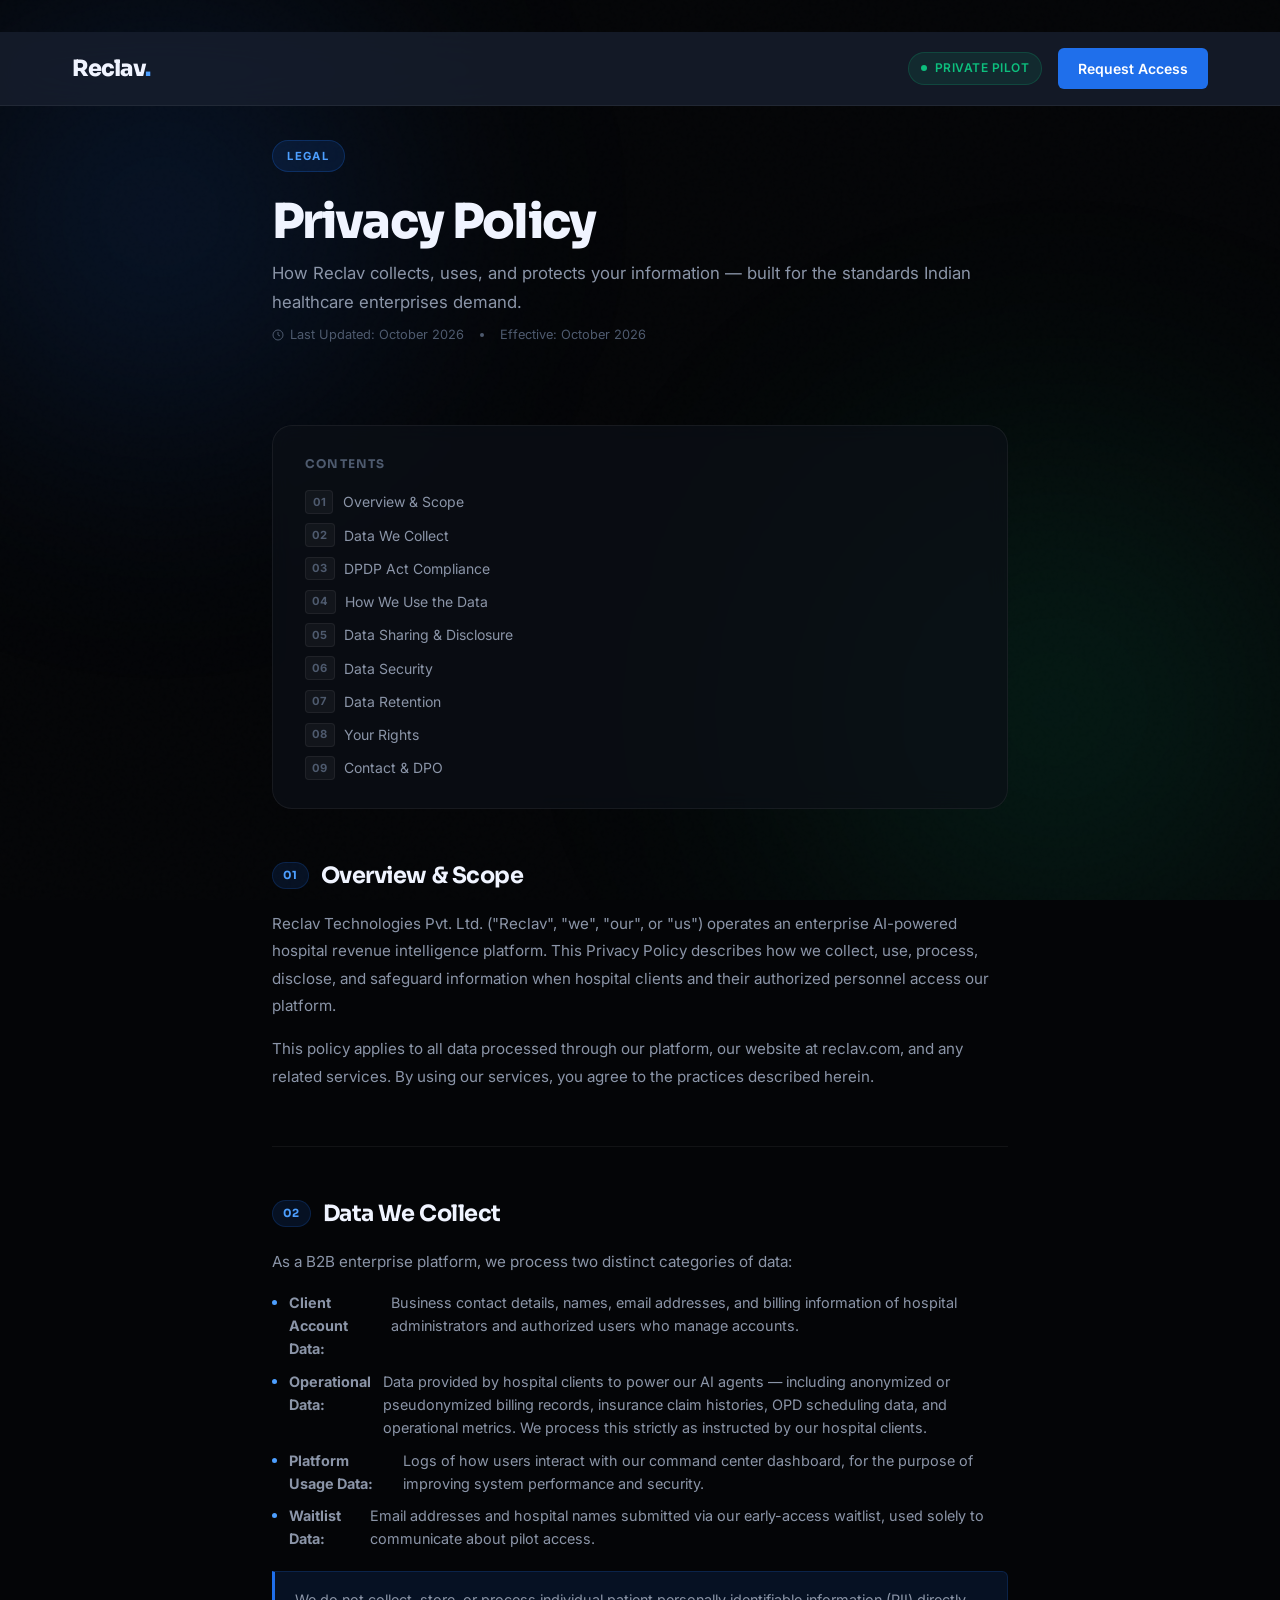
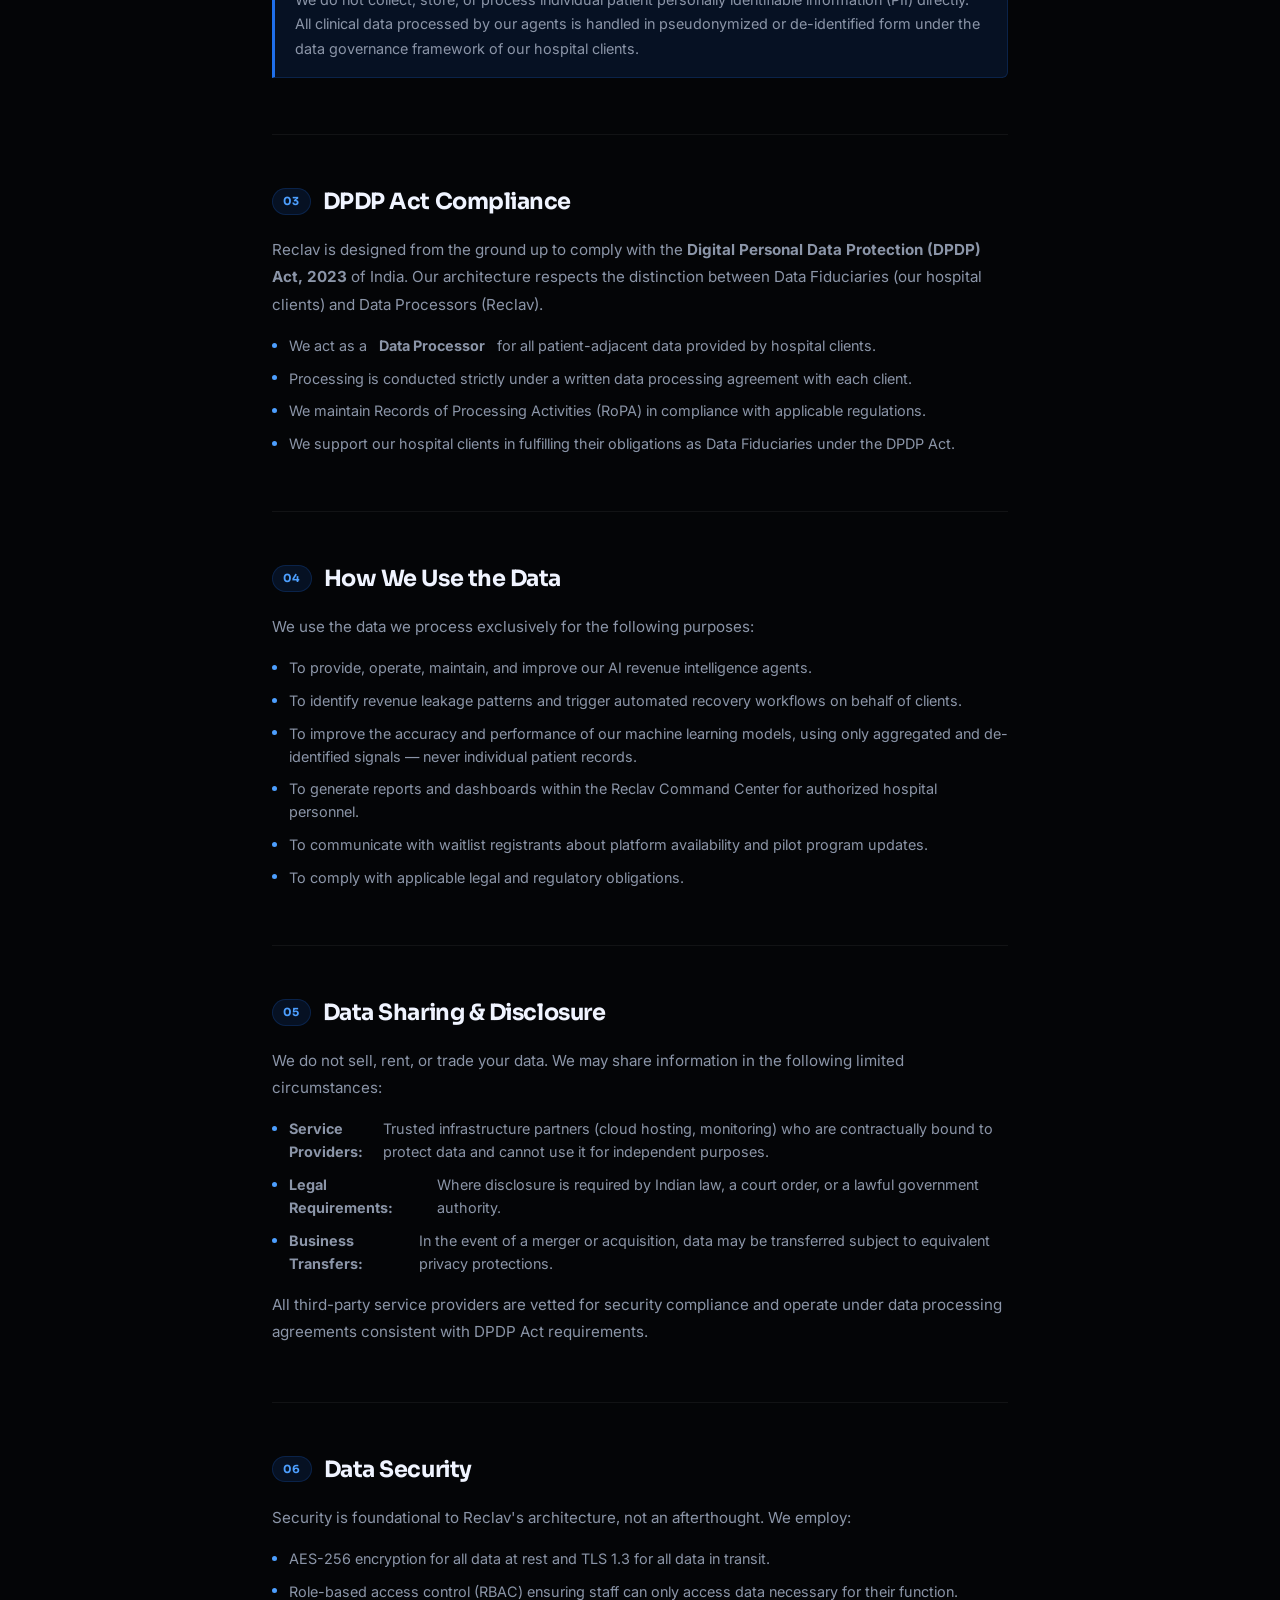
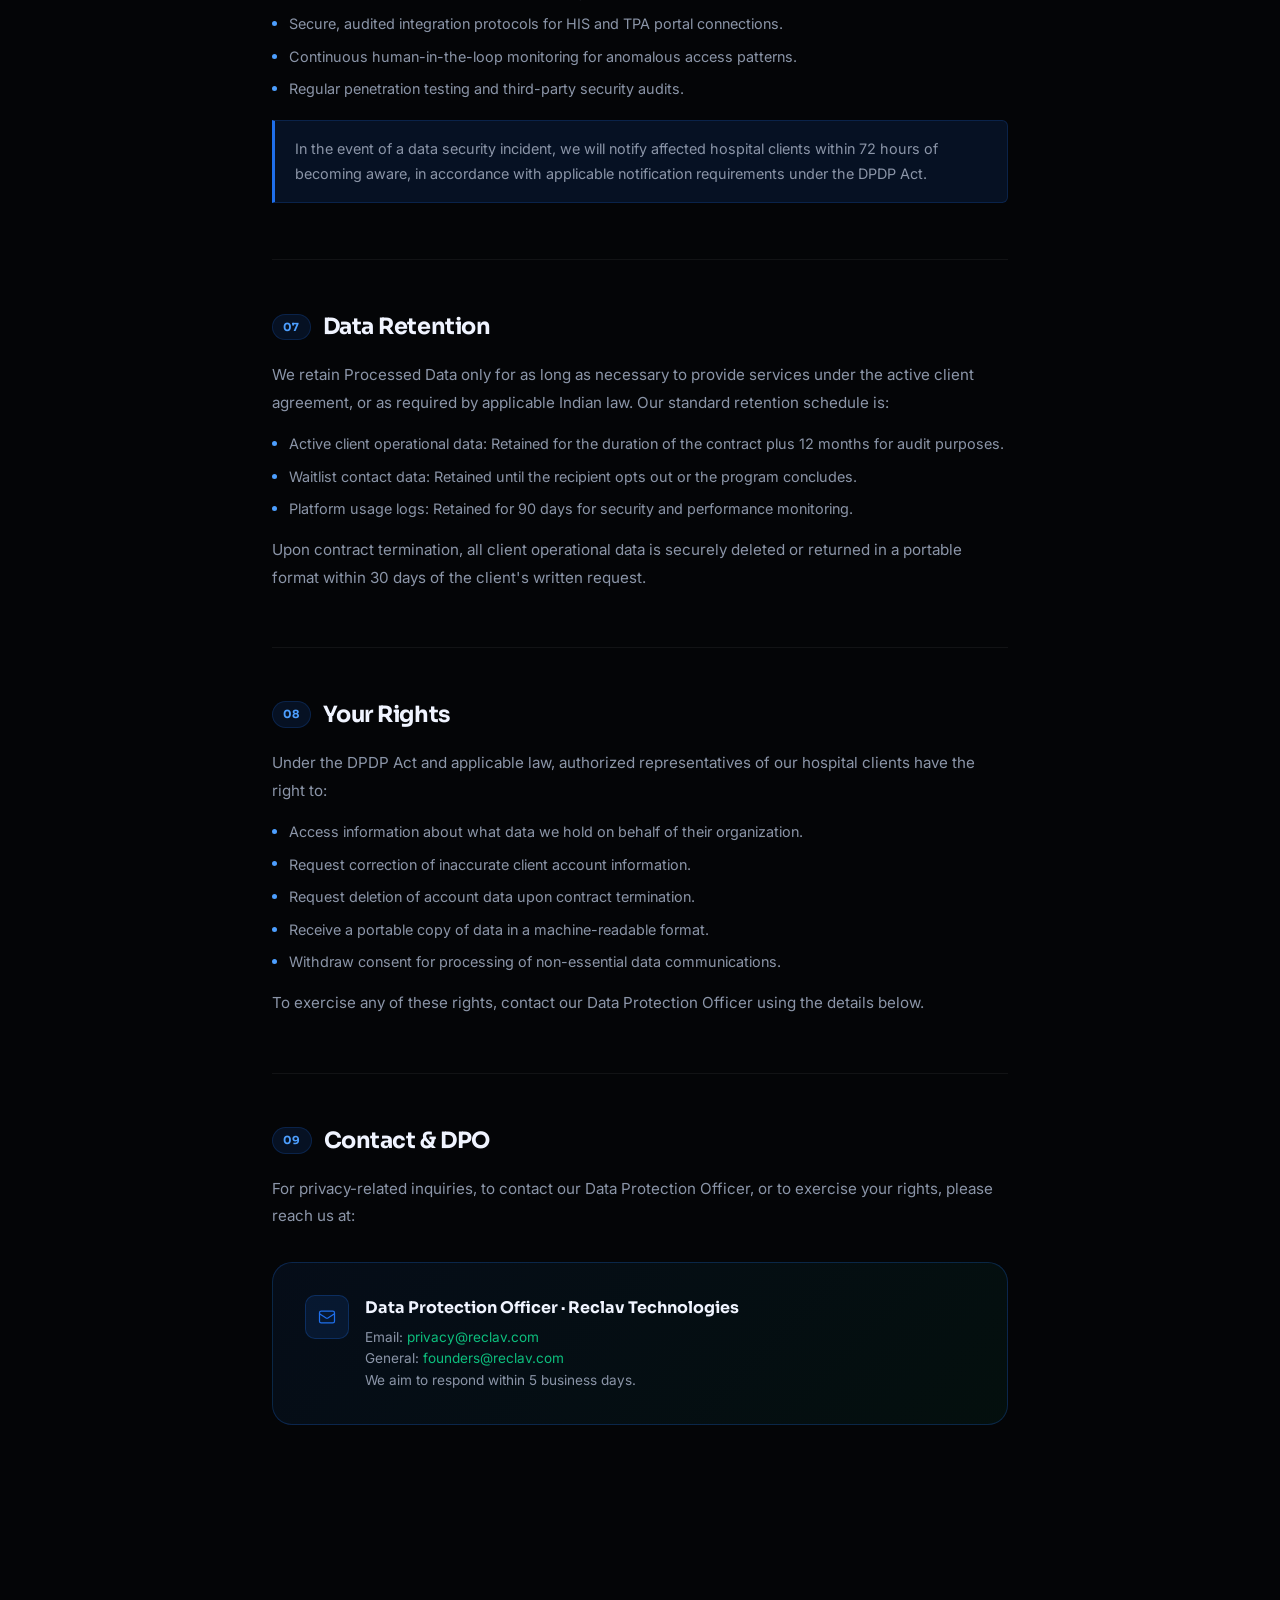
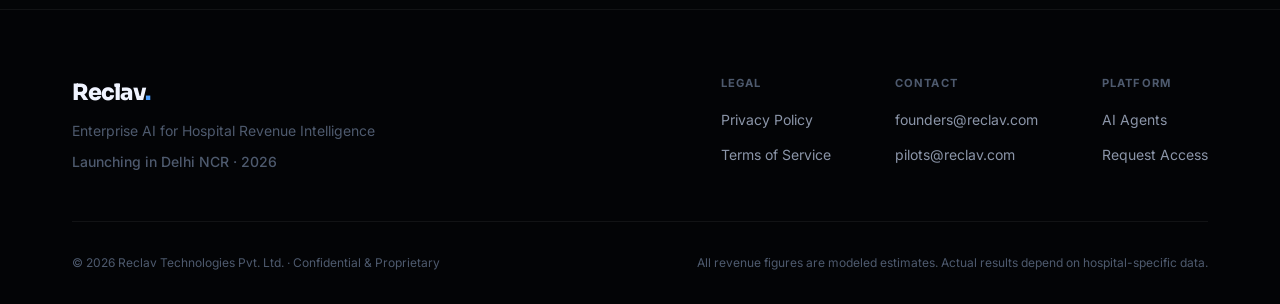
<file: website/privacy.html>
<!DOCTYPE html>
<html lang="en">
<head>
    <meta charset="UTF-8">
    <meta name="viewport" content="width=device-width, initial-scale=1.0">
    <title>Privacy Policy | Reclav</title>
    <meta name="description" content="Reclav's privacy policy — how we collect, use, and protect your data under the DPDP Act of India.">

    <link rel="preconnect" href="https://fonts.googleapis.com">
    <link rel="preconnect" href="https://fonts.gstatic.com" crossorigin>
    <link href="https://fonts.googleapis.com/css2?family=Inter:ital,opsz,wght@0,14..32,300;0,14..32,400;0,14..32,500;0,14..32,600;1,14..32,400&family=Sora:wght@300;400;600;700;800&display=swap" rel="stylesheet">

    <link rel="stylesheet" href="styles.css">

    <style>
        /* Legal page overrides */
        .legal-hero {
            padding: 140px 2rem 5rem;
            max-width: 800px;
            margin: 0 auto;
            position: relative;
            z-index: 1;
        }

        .legal-eyebrow {
            display: inline-flex;
            align-items: center;
            gap: 0.5rem;
            font-size: 0.7rem;
            font-weight: 700;
            letter-spacing: 0.12em;
            text-transform: uppercase;
            color: var(--blue-bright);
            background: var(--blue-muted);
            border: 1px solid rgba(31,111,235,0.25);
            padding: 0.35rem 0.9rem;
            border-radius: 20px;
            margin-bottom: 1.5rem;
        }

        .legal-hero h1 {
            font-size: clamp(2rem, 4vw, 3rem);
            margin-bottom: 0.75rem;
        }

        .legal-meta {
            display: flex;
            align-items: center;
            gap: 1rem;
            font-size: 0.8rem;
            color: var(--text-3);
            margin-top: 0.5rem;
        }

        .legal-meta span {
            display: flex;
            align-items: center;
            gap: 0.4rem;
        }

        .legal-divider {
            width: 4px;
            height: 4px;
            border-radius: 50%;
            background: var(--text-3);
        }

        /* Article content */
        .legal-body {
            position: relative;
            z-index: 1;
            max-width: 800px;
            margin: 0 auto;
            padding: 0 2rem 8rem;
        }

        .legal-toc {
            background: var(--bg-card);
            border: 1px solid var(--border);
            border-radius: var(--radius-lg);
            padding: 1.75rem 2rem;
            margin-bottom: 3rem;
            backdrop-filter: blur(10px);
        }

        .toc-title {
            font-family: var(--font-display);
            font-size: 0.75rem;
            font-weight: 700;
            letter-spacing: 0.1em;
            text-transform: uppercase;
            color: var(--text-3);
            margin-bottom: 1rem;
        }

        .toc-list {
            list-style: none;
            display: flex;
            flex-direction: column;
            gap: 0.6rem;
        }

        .toc-list li a {
            font-size: 0.875rem;
            color: var(--text-2);
            text-decoration: none;
            display: flex;
            align-items: center;
            gap: 0.6rem;
            transition: color 0.2s;
        }

        .toc-list li a:hover { color: var(--blue-bright); }

        .toc-num {
            font-size: 0.7rem;
            font-weight: 700;
            color: var(--text-3);
            background: rgba(255,255,255,0.04);
            border: 1px solid var(--border);
            border-radius: 4px;
            padding: 0.1rem 0.4rem;
            min-width: 28px;
            text-align: center;
        }

        .legal-section {
            margin-bottom: 3.5rem;
            scroll-margin-top: 100px;
        }

        .legal-section-title {
            font-family: var(--font-display);
            font-size: 1.4rem;
            font-weight: 700;
            color: var(--text-1);
            letter-spacing: -0.02em;
            margin-bottom: 1rem;
            display: flex;
            align-items: center;
            gap: 0.75rem;
        }

        .legal-section-num {
            font-size: 0.7rem;
            font-weight: 700;
            color: var(--blue-bright);
            background: var(--blue-muted);
            border: 1px solid rgba(31,111,235,0.2);
            padding: 0.2rem 0.6rem;
            border-radius: 20px;
            letter-spacing: 0.06em;
        }

        .legal-section p {
            font-size: 0.95rem;
            color: var(--text-2);
            line-height: 1.8;
            margin-bottom: 1rem;
        }

        .legal-section ul {
            list-style: none;
            margin: 0.5rem 0 1rem;
            display: flex;
            flex-direction: column;
            gap: 0.6rem;
        }

        .legal-section ul li {
            display: flex;
            align-items: flex-start;
            gap: 0.75rem;
            font-size: 0.9rem;
            color: var(--text-2);
            line-height: 1.6;
        }

        .legal-section ul li::before {
            content: '';
            width: 5px;
            height: 5px;
            border-radius: 50%;
            background: var(--blue-bright);
            flex-shrink: 0;
            margin-top: 0.55rem;
        }

        .legal-section a {
            color: var(--emerald);
            text-decoration: none;
            transition: opacity 0.2s;
        }
        .legal-section a:hover { opacity: 0.75; }

        .legal-highlight {
            background: var(--blue-muted);
            border: 1px solid rgba(31,111,235,0.2);
            border-left: 3px solid var(--blue);
            border-radius: 0 var(--radius-sm) var(--radius-sm) 0;
            padding: 1rem 1.25rem;
            margin: 1.25rem 0;
            font-size: 0.9rem;
            color: var(--text-2);
            line-height: 1.7;
        }

        .legal-separator {
            width: 100%;
            height: 1px;
            background: var(--border);
            margin: 3rem 0;
        }

        /* Contact card */
        .legal-contact-card {
            background: linear-gradient(135deg, rgba(31,111,235,0.08), rgba(13,191,126,0.06));
            border: 1px solid rgba(31,111,235,0.25);
            border-radius: var(--radius-lg);
            padding: 2rem;
            display: flex;
            align-items: flex-start;
            gap: 1rem;
            margin-top: 2rem;
        }

        .contact-card-icon {
            width: 44px;
            height: 44px;
            border-radius: 10px;
            background: var(--blue-muted);
            border: 1px solid rgba(31,111,235,0.25);
            display: flex;
            align-items: center;
            justify-content: center;
            flex-shrink: 0;
        }

        .contact-card-title {
            font-family: var(--font-display);
            font-size: 1rem;
            font-weight: 700;
            color: var(--text-1);
            margin-bottom: 0.35rem;
        }

        .contact-card-text {
            font-size: 0.85rem;
            color: var(--text-2);
            line-height: 1.6;
        }

        @media (max-width: 768px) {
            .legal-hero  { padding: 120px 1.5rem 3rem; }
            .legal-body  { padding: 0 1.5rem 5rem; }
            .legal-toc   { padding: 1.25rem; }
        }
    </style>
</head>
<body>

<!-- Ambient Background -->
<div class="ambient-bg">
    <div class="glow-orb orb-1"></div>
    <div class="glow-orb orb-2"></div>
    <div class="noise-overlay"></div>
</div>

<!-- Navigation -->
<nav class="navbar scrolled" id="navbar">
    <div class="nav-container">
        <a href="index.html" class="logo" style="text-decoration:none;">Reclav<span class="dot">.</span></a>
        <div class="nav-actions">
            <span class="status-badge"><span class="pulse"></span>Private Pilot</span>
            <a href="index.html#waitlist" class="btn-nav">Request Access</a>
        </div>
    </div>
</nav>

<!-- Hero -->
<div class="legal-hero">
    <div class="legal-eyebrow">Legal</div>
    <h1>Privacy Policy</h1>
    <p style="color:var(--text-2); font-size:1.05rem; line-height:1.7; margin-top:0.75rem;">How Reclav collects, uses, and protects your information — built for the standards Indian healthcare enterprises demand.</p>
    <div class="legal-meta">
        <span>
            <svg width="12" height="12" viewBox="0 0 24 24" fill="none" stroke="currentColor" stroke-width="2"><circle cx="12" cy="12" r="10"/><path d="M12 6v6l4 2"/></svg>
            Last Updated: October 2026
        </span>
        <div class="legal-divider"></div>
        <span>Effective: October 2026</span>
    </div>
</div>

<!-- Article -->
<div class="legal-body">

    <!-- Table of Contents -->
    <div class="legal-toc">
        <div class="toc-title">Contents</div>
        <ul class="toc-list">
            <li><a href="#s1"><span class="toc-num">01</span> Overview & Scope</a></li>
            <li><a href="#s2"><span class="toc-num">02</span> Data We Collect</a></li>
            <li><a href="#s3"><span class="toc-num">03</span> DPDP Act Compliance</a></li>
            <li><a href="#s4"><span class="toc-num">04</span> How We Use the Data</a></li>
            <li><a href="#s5"><span class="toc-num">05</span> Data Sharing & Disclosure</a></li>
            <li><a href="#s6"><span class="toc-num">06</span> Data Security</a></li>
            <li><a href="#s7"><span class="toc-num">07</span> Data Retention</a></li>
            <li><a href="#s8"><span class="toc-num">08</span> Your Rights</a></li>
            <li><a href="#s9"><span class="toc-num">09</span> Contact & DPO</a></li>
        </ul>
    </div>

    <!-- Section 1 -->
    <div class="legal-section" id="s1">
        <div class="legal-section-title"><span class="legal-section-num">01</span> Overview & Scope</div>
        <p>Reclav Technologies Pvt. Ltd. ("Reclav", "we", "our", or "us") operates an enterprise AI-powered hospital revenue intelligence platform. This Privacy Policy describes how we collect, use, process, disclose, and safeguard information when hospital clients and their authorized personnel access our platform.</p>
        <p>This policy applies to all data processed through our platform, our website at reclav.com, and any related services. By using our services, you agree to the practices described herein.</p>
    </div>

    <div class="legal-separator"></div>

    <!-- Section 2 -->
    <div class="legal-section" id="s2">
        <div class="legal-section-title"><span class="legal-section-num">02</span> Data We Collect</div>
        <p>As a B2B enterprise platform, we process two distinct categories of data:</p>
        <ul>
            <li><strong>Client Account Data:</strong> Business contact details, names, email addresses, and billing information of hospital administrators and authorized users who manage accounts.</li>
            <li><strong>Operational Data:</strong> Data provided by hospital clients to power our AI agents — including anonymized or pseudonymized billing records, insurance claim histories, OPD scheduling data, and operational metrics. We process this strictly as instructed by our hospital clients.</li>
            <li><strong>Platform Usage Data:</strong> Logs of how users interact with our command center dashboard, for the purpose of improving system performance and security.</li>
            <li><strong>Waitlist Data:</strong> Email addresses and hospital names submitted via our early-access waitlist, used solely to communicate about pilot access.</li>
        </ul>
        <div class="legal-highlight">
            We do not collect, store, or process individual patient personally identifiable information (PII) directly. All clinical data processed by our agents is handled in pseudonymized or de-identified form under the data governance framework of our hospital clients.
        </div>
    </div>

    <div class="legal-separator"></div>

    <!-- Section 3 -->
    <div class="legal-section" id="s3">
        <div class="legal-section-title"><span class="legal-section-num">03</span> DPDP Act Compliance</div>
        <p>Reclav is designed from the ground up to comply with the <strong>Digital Personal Data Protection (DPDP) Act, 2023</strong> of India. Our architecture respects the distinction between Data Fiduciaries (our hospital clients) and Data Processors (Reclav).</p>
        <ul>
            <li>We act as a <strong>Data Processor</strong> for all patient-adjacent data provided by hospital clients.</li>
            <li>Processing is conducted strictly under a written data processing agreement with each client.</li>
            <li>We maintain Records of Processing Activities (RoPA) in compliance with applicable regulations.</li>
            <li>We support our hospital clients in fulfilling their obligations as Data Fiduciaries under the DPDP Act.</li>
        </ul>
    </div>

    <div class="legal-separator"></div>

    <!-- Section 4 -->
    <div class="legal-section" id="s4">
        <div class="legal-section-title"><span class="legal-section-num">04</span> How We Use the Data</div>
        <p>We use the data we process exclusively for the following purposes:</p>
        <ul>
            <li>To provide, operate, maintain, and improve our AI revenue intelligence agents.</li>
            <li>To identify revenue leakage patterns and trigger automated recovery workflows on behalf of clients.</li>
            <li>To improve the accuracy and performance of our machine learning models, using only aggregated and de-identified signals — never individual patient records.</li>
            <li>To generate reports and dashboards within the Reclav Command Center for authorized hospital personnel.</li>
            <li>To communicate with waitlist registrants about platform availability and pilot program updates.</li>
            <li>To comply with applicable legal and regulatory obligations.</li>
        </ul>
    </div>

    <div class="legal-separator"></div>

    <!-- Section 5 -->
    <div class="legal-section" id="s5">
        <div class="legal-section-title"><span class="legal-section-num">05</span> Data Sharing & Disclosure</div>
        <p>We do not sell, rent, or trade your data. We may share information in the following limited circumstances:</p>
        <ul>
            <li><strong>Service Providers:</strong> Trusted infrastructure partners (cloud hosting, monitoring) who are contractually bound to protect data and cannot use it for independent purposes.</li>
            <li><strong>Legal Requirements:</strong> Where disclosure is required by Indian law, a court order, or a lawful government authority.</li>
            <li><strong>Business Transfers:</strong> In the event of a merger or acquisition, data may be transferred subject to equivalent privacy protections.</li>
        </ul>
        <p>All third-party service providers are vetted for security compliance and operate under data processing agreements consistent with DPDP Act requirements.</p>
    </div>

    <div class="legal-separator"></div>

    <!-- Section 6 -->
    <div class="legal-section" id="s6">
        <div class="legal-section-title"><span class="legal-section-num">06</span> Data Security</div>
        <p>Security is foundational to Reclav's architecture, not an afterthought. We employ:</p>
        <ul>
            <li>AES-256 encryption for all data at rest and TLS 1.3 for all data in transit.</li>
            <li>Role-based access control (RBAC) ensuring staff can only access data necessary for their function.</li>
            <li>Secure, audited integration protocols for HIS and TPA portal connections.</li>
            <li>Continuous human-in-the-loop monitoring for anomalous access patterns.</li>
            <li>Regular penetration testing and third-party security audits.</li>
        </ul>
        <div class="legal-highlight">
            In the event of a data security incident, we will notify affected hospital clients within 72 hours of becoming aware, in accordance with applicable notification requirements under the DPDP Act.
        </div>
    </div>

    <div class="legal-separator"></div>

    <!-- Section 7 -->
    <div class="legal-section" id="s7">
        <div class="legal-section-title"><span class="legal-section-num">07</span> Data Retention</div>
        <p>We retain Processed Data only for as long as necessary to provide services under the active client agreement, or as required by applicable Indian law. Our standard retention schedule is:</p>
        <ul>
            <li>Active client operational data: Retained for the duration of the contract plus 12 months for audit purposes.</li>
            <li>Waitlist contact data: Retained until the recipient opts out or the program concludes.</li>
            <li>Platform usage logs: Retained for 90 days for security and performance monitoring.</li>
        </ul>
        <p>Upon contract termination, all client operational data is securely deleted or returned in a portable format within 30 days of the client's written request.</p>
    </div>

    <div class="legal-separator"></div>

    <!-- Section 8 -->
    <div class="legal-section" id="s8">
        <div class="legal-section-title"><span class="legal-section-num">08</span> Your Rights</div>
        <p>Under the DPDP Act and applicable law, authorized representatives of our hospital clients have the right to:</p>
        <ul>
            <li>Access information about what data we hold on behalf of their organization.</li>
            <li>Request correction of inaccurate client account information.</li>
            <li>Request deletion of account data upon contract termination.</li>
            <li>Receive a portable copy of data in a machine-readable format.</li>
            <li>Withdraw consent for processing of non-essential data communications.</li>
        </ul>
        <p>To exercise any of these rights, contact our Data Protection Officer using the details below.</p>
    </div>

    <div class="legal-separator"></div>

    <!-- Section 9 -->
    <div class="legal-section" id="s9">
        <div class="legal-section-title"><span class="legal-section-num">09</span> Contact & DPO</div>
        <p>For privacy-related inquiries, to contact our Data Protection Officer, or to exercise your rights, please reach us at:</p>
        <div class="legal-contact-card">
            <div class="contact-card-icon">
                <svg width="20" height="20" viewBox="0 0 24 24" fill="none" stroke="#1F6FEB" stroke-width="1.5"><path d="M3 8l7.89 5.26a2 2 0 002.22 0L21 8M5 19h14a2 2 0 002-2V7a2 2 0 00-2-2H5a2 2 0 00-2 2v10a2 2 0 002 2z"/></svg>
            </div>
            <div>
                <div class="contact-card-title">Data Protection Officer · Reclav Technologies</div>
                <div class="contact-card-text">
                    Email: <a href="mailto:privacy@reclav.com">privacy@reclav.com</a><br>
                    General: <a href="mailto:founders@reclav.com">founders@reclav.com</a><br>
                    We aim to respond within 5 business days.
                </div>
            </div>
        </div>
    </div>

</div>

<!-- Footer -->
<footer class="footer">
    <div class="footer-inner">
        <div class="footer-top">
            <div class="footer-brand">
                <a href="index.html" class="logo" style="text-decoration:none;">Reclav<span class="dot">.</span></a>
                <p>Enterprise AI for Hospital Revenue Intelligence</p>
                <p class="footer-tagline">Launching in Delhi NCR · 2026</p>
            </div>
            <div class="footer-links-group">
                <div class="footer-col">
                    <div class="footer-col-head">Legal</div>
                    <a href="privacy.html">Privacy Policy</a>
                    <a href="terms.html">Terms of Service</a>
                </div>
                <div class="footer-col">
                    <div class="footer-col-head">Contact</div>
                    <a href="mailto:founders@reclav.com">founders@reclav.com</a>
                    <a href="mailto:pilots@reclav.com">pilots@reclav.com</a>
                </div>
                <div class="footer-col">
                    <div class="footer-col-head">Platform</div>
                    <a href="index.html#agents">AI Agents</a>
                    <a href="index.html#waitlist">Request Access</a>
                </div>
            </div>
        </div>
        <div class="footer-bottom-bar">
            <p>&copy; 2026 Reclav Technologies Pvt. Ltd. · Confidential & Proprietary</p>
            <p>All revenue figures are modeled estimates. Actual results depend on hospital-specific data.</p>
        </div>
    </div>
</footer>

</body>
</html>
</file>
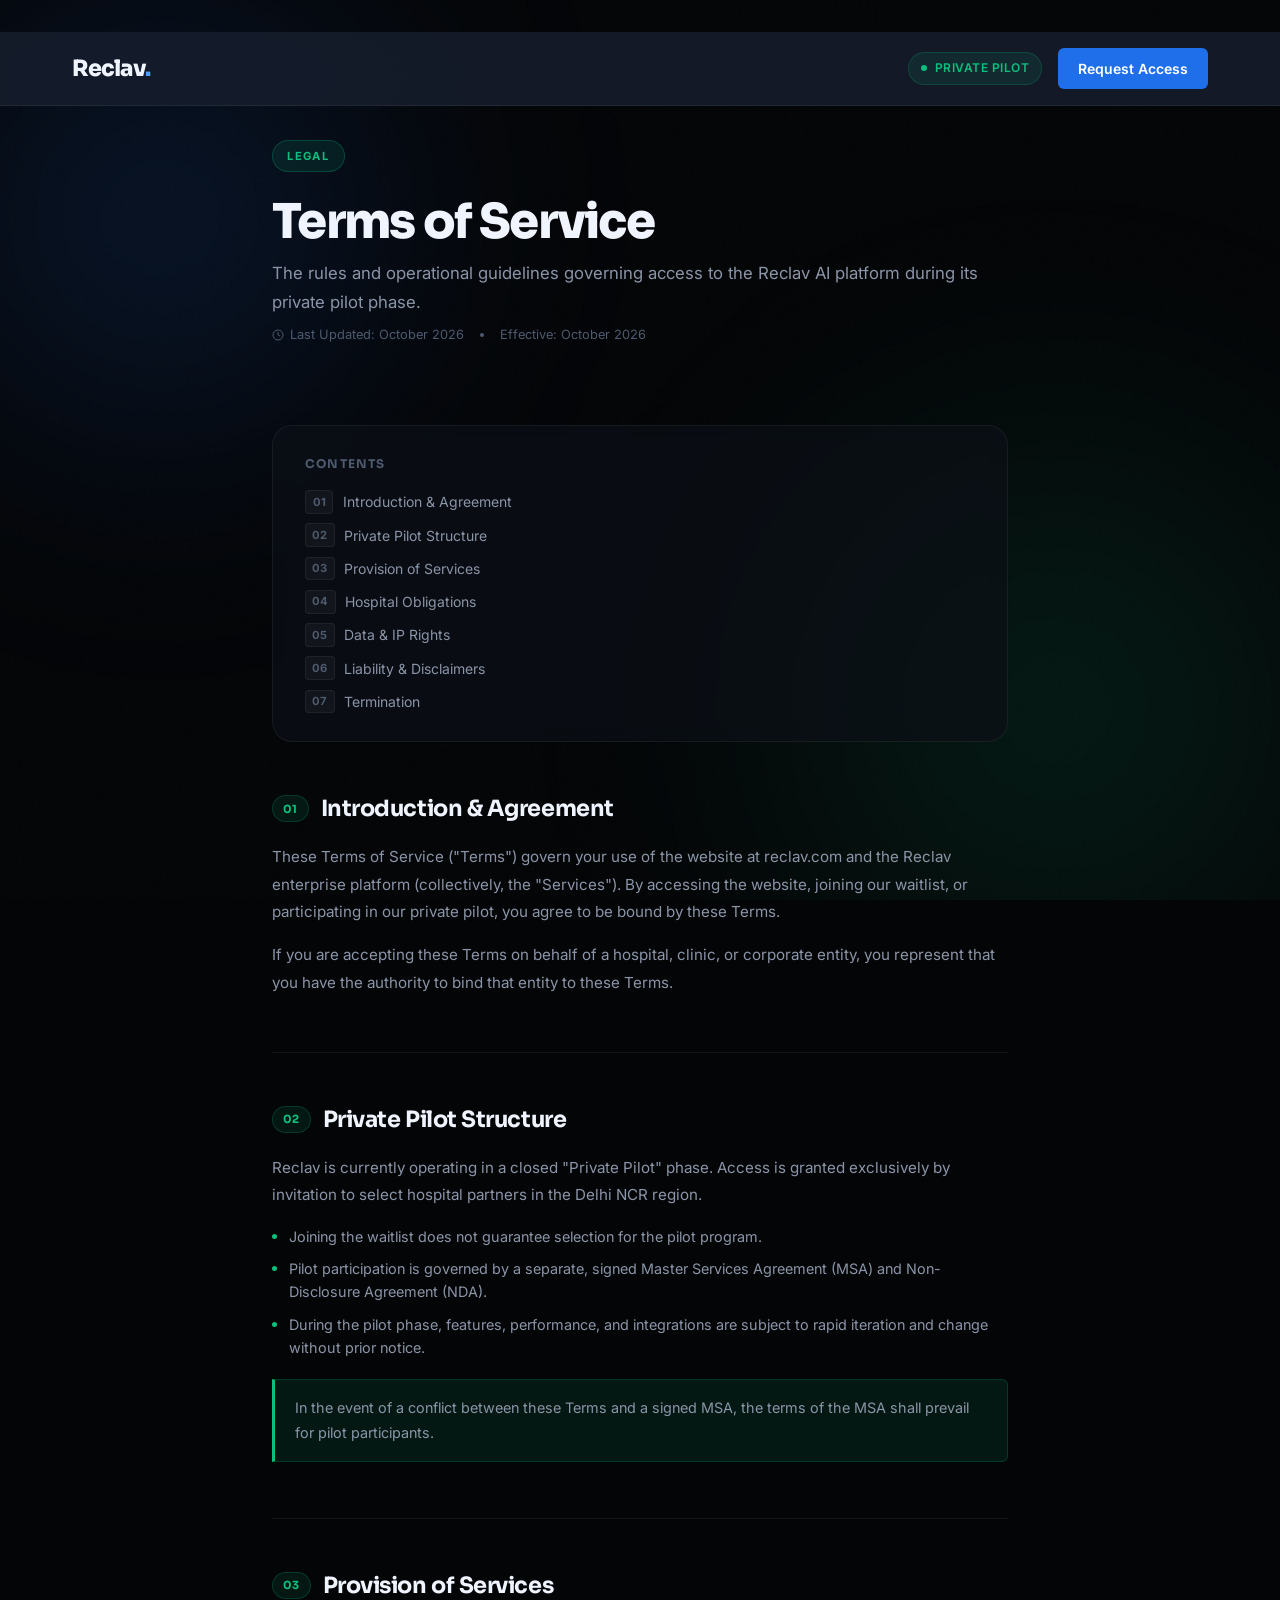
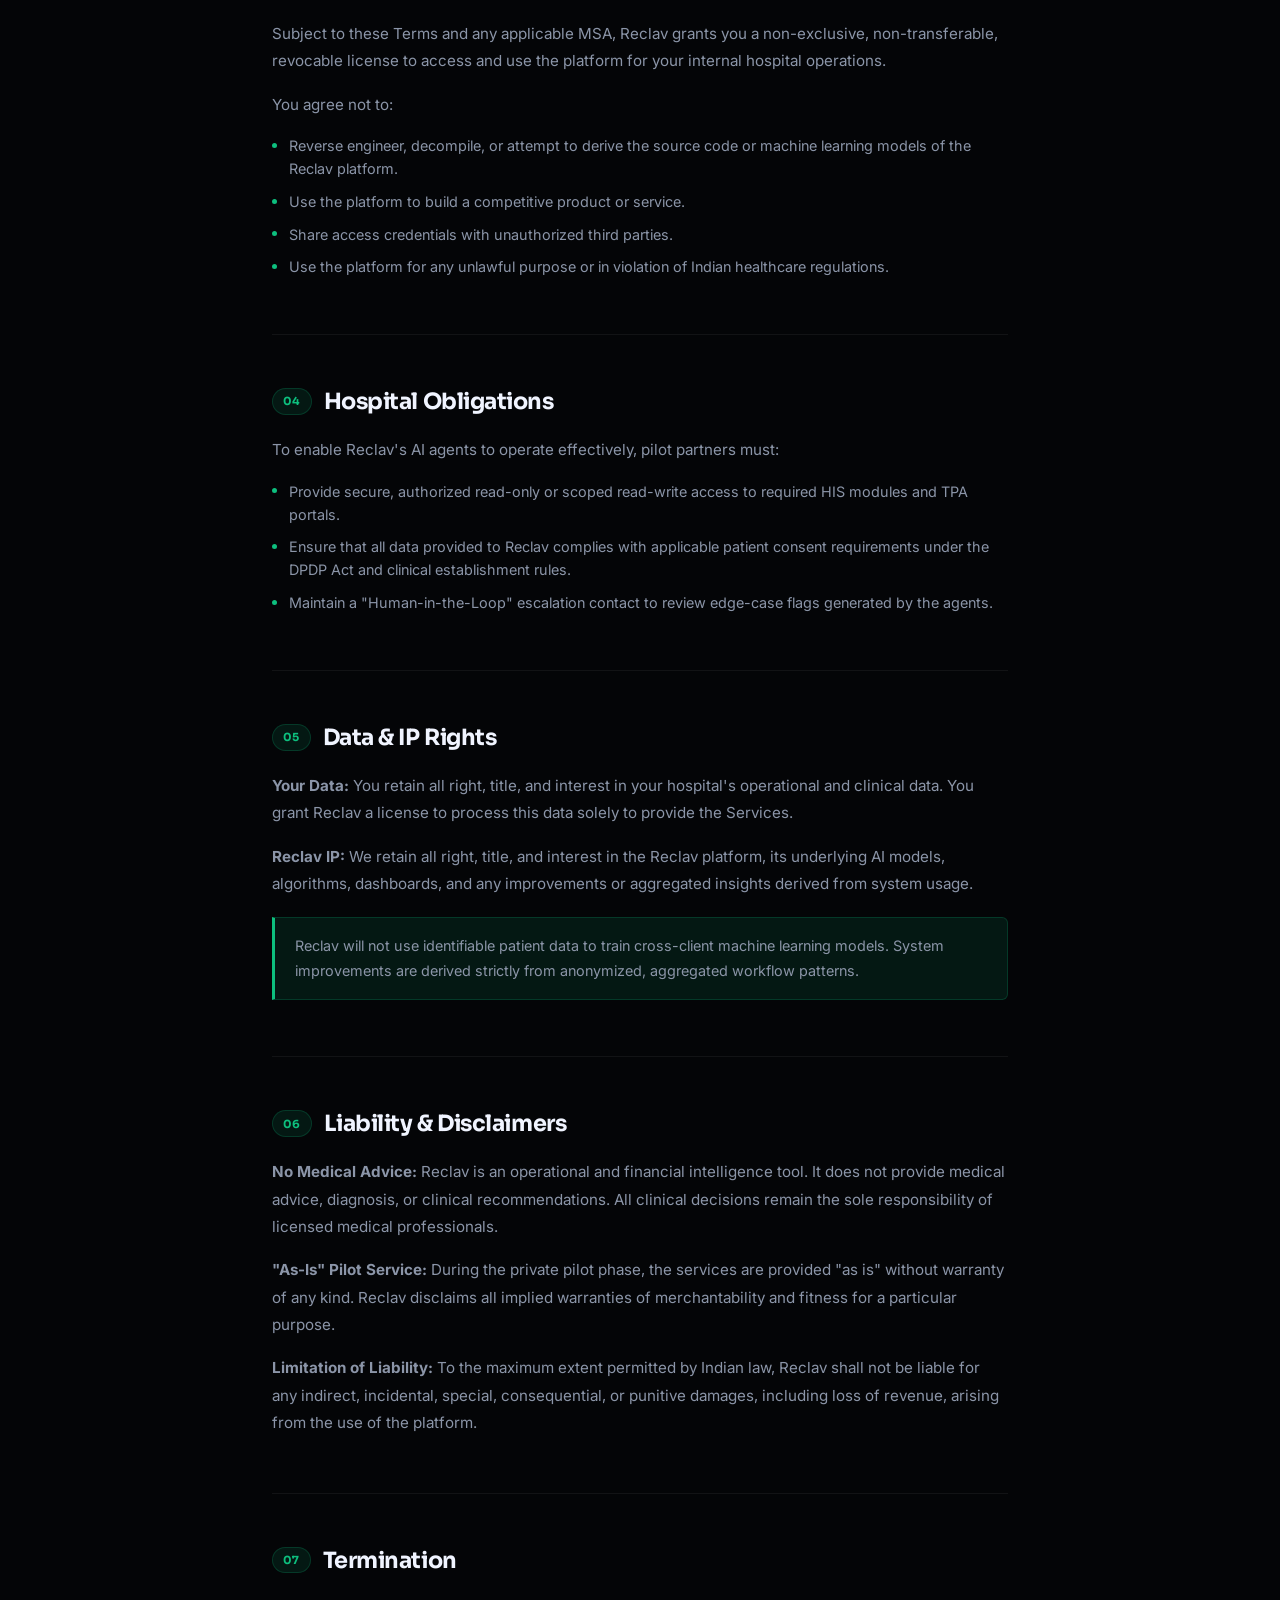
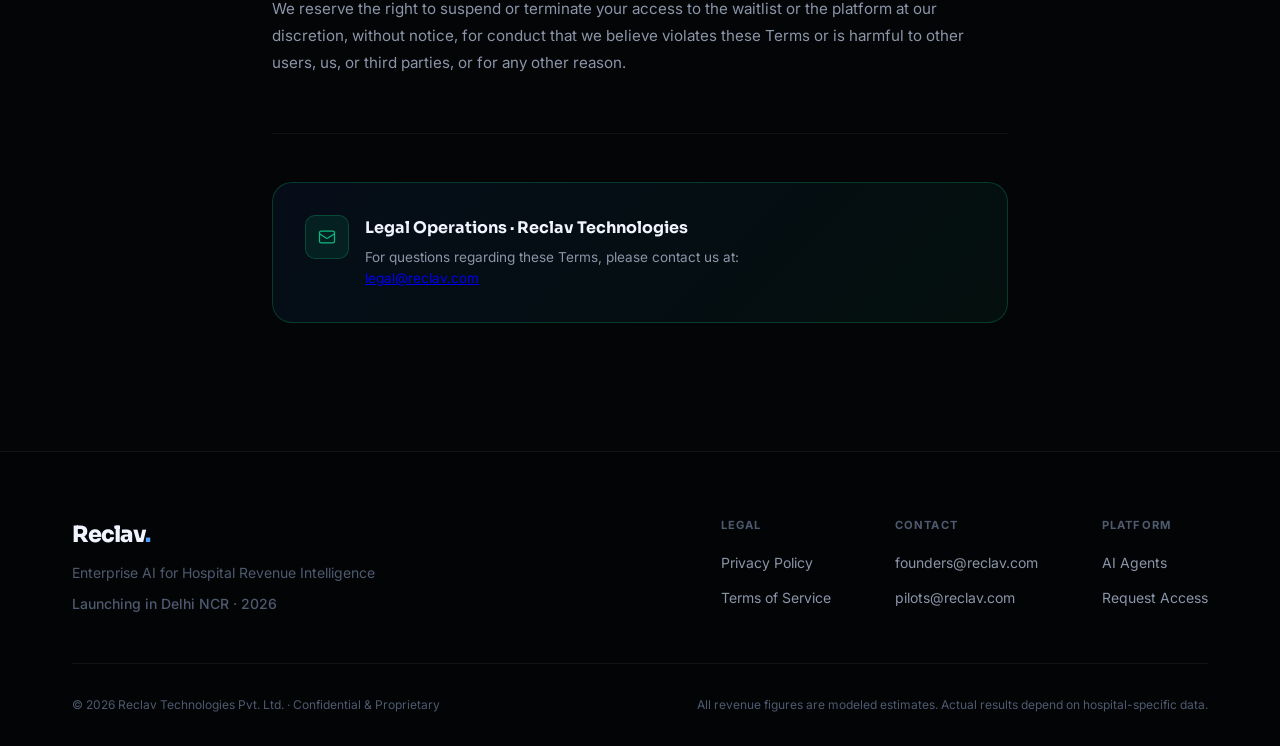
<file: website/terms.html>
<!DOCTYPE html>
<html lang="en">
<head>
    <meta charset="UTF-8">
    <meta name="viewport" content="width=device-width, initial-scale=1.0">
    <title>Terms of Service | Reclav</title>
    <meta name="description" content="Reclav's terms of service governing the use of our AI hospital revenue intelligence platform.">

    <link rel="preconnect" href="https://fonts.googleapis.com">
    <link rel="preconnect" href="https://fonts.gstatic.com" crossorigin>
    <link href="https://fonts.googleapis.com/css2?family=Inter:ital,opsz,wght@0,14..32,300;0,14..32,400;0,14..32,500;0,14..32,600;1,14..32,400&family=Sora:wght@300;400;600;700;800&display=swap" rel="stylesheet">

    <link rel="stylesheet" href="styles.css">

    <style>
        /* Legal page overrides */
        .legal-hero {
            padding: 140px 2rem 5rem;
            max-width: 800px;
            margin: 0 auto;
            position: relative;
            z-index: 1;
        }

        .legal-eyebrow {
            display: inline-flex;
            align-items: center;
            gap: 0.5rem;
            font-size: 0.7rem;
            font-weight: 700;
            letter-spacing: 0.12em;
            text-transform: uppercase;
            color: var(--emerald);
            background: var(--emerald-muted);
            border: 1px solid rgba(13,191,126,0.25);
            padding: 0.35rem 0.9rem;
            border-radius: 20px;
            margin-bottom: 1.5rem;
        }

        .legal-hero h1 {
            font-size: clamp(2rem, 4vw, 3rem);
            margin-bottom: 0.75rem;
        }

        .legal-meta {
            display: flex;
            align-items: center;
            gap: 1rem;
            font-size: 0.8rem;
            color: var(--text-3);
            margin-top: 0.5rem;
        }

        .legal-meta span {
            display: flex;
            align-items: center;
            gap: 0.4rem;
        }

        .legal-divider {
            width: 4px;
            height: 4px;
            border-radius: 50%;
            background: var(--text-3);
        }

        /* Article content */
        .legal-body {
            position: relative;
            z-index: 1;
            max-width: 800px;
            margin: 0 auto;
            padding: 0 2rem 8rem;
        }

        .legal-toc {
            background: var(--bg-card);
            border: 1px solid var(--border);
            border-radius: var(--radius-lg);
            padding: 1.75rem 2rem;
            margin-bottom: 3rem;
            backdrop-filter: blur(10px);
        }

        .toc-title {
            font-family: var(--font-display);
            font-size: 0.75rem;
            font-weight: 700;
            letter-spacing: 0.1em;
            text-transform: uppercase;
            color: var(--text-3);
            margin-bottom: 1rem;
        }

        .toc-list {
            list-style: none;
            display: flex;
            flex-direction: column;
            gap: 0.6rem;
        }

        .toc-list li a {
            font-size: 0.875rem;
            color: var(--text-2);
            text-decoration: none;
            display: flex;
            align-items: center;
            gap: 0.6rem;
            transition: color 0.2s;
        }

        .toc-list li a:hover { color: var(--emerald); }

        .toc-num {
            font-size: 0.7rem;
            font-weight: 700;
            color: var(--text-3);
            background: rgba(255,255,255,0.04);
            border: 1px solid var(--border);
            border-radius: 4px;
            padding: 0.1rem 0.4rem;
            min-width: 28px;
            text-align: center;
        }

        .legal-section {
            margin-bottom: 3.5rem;
            scroll-margin-top: 100px;
        }

        .legal-section-title {
            font-family: var(--font-display);
            font-size: 1.4rem;
            font-weight: 700;
            color: var(--text-1);
            letter-spacing: -0.02em;
            margin-bottom: 1rem;
            display: flex;
            align-items: center;
            gap: 0.75rem;
        }

        .legal-section-num {
            font-size: 0.7rem;
            font-weight: 700;
            color: var(--emerald);
            background: var(--emerald-muted);
            border: 1px solid rgba(13,191,126,0.2);
            padding: 0.2rem 0.6rem;
            border-radius: 20px;
            letter-spacing: 0.06em;
        }

        .legal-section p {
            font-size: 0.95rem;
            color: var(--text-2);
            line-height: 1.8;
            margin-bottom: 1rem;
        }

        .legal-section ul {
            list-style: none;
            margin: 0.5rem 0 1rem;
            display: flex;
            flex-direction: column;
            gap: 0.6rem;
        }

        .legal-section ul li {
            display: flex;
            align-items: flex-start;
            gap: 0.75rem;
            font-size: 0.9rem;
            color: var(--text-2);
            line-height: 1.6;
        }

        .legal-section ul li::before {
            content: '';
            width: 5px;
            height: 5px;
            border-radius: 50%;
            background: var(--emerald);
            flex-shrink: 0;
            margin-top: 0.55rem;
        }

        .legal-section a {
            color: var(--emerald);
            text-decoration: none;
            transition: opacity 0.2s;
        }
        .legal-section a:hover { opacity: 0.75; }

        .legal-highlight {
            background: var(--emerald-muted);
            border: 1px solid rgba(13,191,126,0.2);
            border-left: 3px solid var(--emerald);
            border-radius: 0 var(--radius-sm) var(--radius-sm) 0;
            padding: 1rem 1.25rem;
            margin: 1.25rem 0;
            font-size: 0.9rem;
            color: var(--text-2);
            line-height: 1.7;
        }

        .legal-separator {
            width: 100%;
            height: 1px;
            background: var(--border);
            margin: 3rem 0;
        }

        /* Contact card */
        .legal-contact-card {
            background: linear-gradient(135deg, rgba(31,111,235,0.08), rgba(13,191,126,0.06));
            border: 1px solid rgba(13,191,126,0.25);
            border-radius: var(--radius-lg);
            padding: 2rem;
            display: flex;
            align-items: flex-start;
            gap: 1rem;
            margin-top: 2rem;
        }

        .contact-card-icon {
            width: 44px;
            height: 44px;
            border-radius: 10px;
            background: var(--emerald-muted);
            border: 1px solid rgba(13,191,126,0.25);
            display: flex;
            align-items: center;
            justify-content: center;
            flex-shrink: 0;
        }

        .contact-card-title {
            font-family: var(--font-display);
            font-size: 1rem;
            font-weight: 700;
            color: var(--text-1);
            margin-bottom: 0.35rem;
        }

        .contact-card-text {
            font-size: 0.85rem;
            color: var(--text-2);
            line-height: 1.6;
        }

        @media (max-width: 768px) {
            .legal-hero  { padding: 120px 1.5rem 3rem; }
            .legal-body  { padding: 0 1.5rem 5rem; }
            .legal-toc   { padding: 1.25rem; }
        }
    </style>
</head>
<body>

<!-- Ambient Background -->
<div class="ambient-bg">
    <div class="glow-orb orb-1"></div>
    <div class="glow-orb orb-2"></div>
    <div class="noise-overlay"></div>
</div>

<!-- Navigation -->
<nav class="navbar scrolled" id="navbar">
    <div class="nav-container">
        <a href="index.html" class="logo" style="text-decoration:none;">Reclav<span class="dot">.</span></a>
        <div class="nav-actions">
            <span class="status-badge"><span class="pulse"></span>Private Pilot</span>
            <a href="index.html#waitlist" class="btn-nav">Request Access</a>
        </div>
    </div>
</nav>

<!-- Hero -->
<div class="legal-hero">
    <div class="legal-eyebrow">Legal</div>
    <h1>Terms of Service</h1>
    <p style="color:var(--text-2); font-size:1.05rem; line-height:1.7; margin-top:0.75rem;">The rules and operational guidelines governing access to the Reclav AI platform during its private pilot phase.</p>
    <div class="legal-meta">
        <span>
            <svg width="12" height="12" viewBox="0 0 24 24" fill="none" stroke="currentColor" stroke-width="2"><circle cx="12" cy="12" r="10"/><path d="M12 6v6l4 2"/></svg>
            Last Updated: October 2026
        </span>
        <div class="legal-divider"></div>
        <span>Effective: October 2026</span>
    </div>
</div>

<!-- Article -->
<div class="legal-body">

    <!-- Table of Contents -->
    <div class="legal-toc">
        <div class="toc-title">Contents</div>
        <ul class="toc-list">
            <li><a href="#s1"><span class="toc-num">01</span> Introduction & Agreement</a></li>
            <li><a href="#s2"><span class="toc-num">02</span> Private Pilot Structure</a></li>
            <li><a href="#s3"><span class="toc-num">03</span> Provision of Services</a></li>
            <li><a href="#s4"><span class="toc-num">04</span> Hospital Obligations</a></li>
            <li><a href="#s5"><span class="toc-num">05</span> Data & IP Rights</a></li>
            <li><a href="#s6"><span class="toc-num">06</span> Liability & Disclaimers</a></li>
            <li><a href="#s7"><span class="toc-num">07</span> Termination</a></li>
        </ul>
    </div>

    <!-- Section 1 -->
    <div class="legal-section" id="s1">
        <div class="legal-section-title"><span class="legal-section-num">01</span> Introduction & Agreement</div>
        <p>These Terms of Service ("Terms") govern your use of the website at reclav.com and the Reclav enterprise platform (collectively, the "Services"). By accessing the website, joining our waitlist, or participating in our private pilot, you agree to be bound by these Terms.</p>
        <p>If you are accepting these Terms on behalf of a hospital, clinic, or corporate entity, you represent that you have the authority to bind that entity to these Terms.</p>
    </div>

    <div class="legal-separator"></div>

    <!-- Section 2 -->
    <div class="legal-section" id="s2">
        <div class="legal-section-title"><span class="legal-section-num">02</span> Private Pilot Structure</div>
        <p>Reclav is currently operating in a closed "Private Pilot" phase. Access is granted exclusively by invitation to select hospital partners in the Delhi NCR region.</p>
        <ul>
            <li>Joining the waitlist does not guarantee selection for the pilot program.</li>
            <li>Pilot participation is governed by a separate, signed Master Services Agreement (MSA) and Non-Disclosure Agreement (NDA).</li>
            <li>During the pilot phase, features, performance, and integrations are subject to rapid iteration and change without prior notice.</li>
        </ul>
        <div class="legal-highlight">
            In the event of a conflict between these Terms and a signed MSA, the terms of the MSA shall prevail for pilot participants.
        </div>
    </div>

    <div class="legal-separator"></div>

    <!-- Section 3 -->
    <div class="legal-section" id="s3">
        <div class="legal-section-title"><span class="legal-section-num">03</span> Provision of Services</div>
        <p>Subject to these Terms and any applicable MSA, Reclav grants you a non-exclusive, non-transferable, revocable license to access and use the platform for your internal hospital operations.</p>
        <p>You agree not to:</p>
        <ul>
            <li>Reverse engineer, decompile, or attempt to derive the source code or machine learning models of the Reclav platform.</li>
            <li>Use the platform to build a competitive product or service.</li>
            <li>Share access credentials with unauthorized third parties.</li>
            <li>Use the platform for any unlawful purpose or in violation of Indian healthcare regulations.</li>
        </ul>
    </div>

    <div class="legal-separator"></div>

    <!-- Section 4 -->
    <div class="legal-section" id="s4">
        <div class="legal-section-title"><span class="legal-section-num">04</span> Hospital Obligations</div>
        <p>To enable Reclav's AI agents to operate effectively, pilot partners must:</p>
        <ul>
            <li>Provide secure, authorized read-only or scoped read-write access to required HIS modules and TPA portals.</li>
            <li>Ensure that all data provided to Reclav complies with applicable patient consent requirements under the DPDP Act and clinical establishment rules.</li>
            <li>Maintain a "Human-in-the-Loop" escalation contact to review edge-case flags generated by the agents.</li>
        </ul>
    </div>

    <div class="legal-separator"></div>

    <!-- Section 5 -->
    <div class="legal-section" id="s5">
        <div class="legal-section-title"><span class="legal-section-num">05</span> Data & IP Rights</div>
        <p><strong>Your Data:</strong> You retain all right, title, and interest in your hospital's operational and clinical data. You grant Reclav a license to process this data solely to provide the Services.</p>
        <p><strong>Reclav IP:</strong> We retain all right, title, and interest in the Reclav platform, its underlying AI models, algorithms, dashboards, and any improvements or aggregated insights derived from system usage.</p>
        <div class="legal-highlight">
            Reclav will not use identifiable patient data to train cross-client machine learning models. System improvements are derived strictly from anonymized, aggregated workflow patterns.
        </div>
    </div>

    <div class="legal-separator"></div>

    <!-- Section 6 -->
    <div class="legal-section" id="s6">
        <div class="legal-section-title"><span class="legal-section-num">06</span> Liability & Disclaimers</div>
        <p><strong>No Medical Advice:</strong> Reclav is an operational and financial intelligence tool. It does not provide medical advice, diagnosis, or clinical recommendations. All clinical decisions remain the sole responsibility of licensed medical professionals.</p>
        <p><strong>"As-Is" Pilot Service:</strong> During the private pilot phase, the services are provided "as is" without warranty of any kind. Reclav disclaims all implied warranties of merchantability and fitness for a particular purpose.</p>
        <p><strong>Limitation of Liability:</strong> To the maximum extent permitted by Indian law, Reclav shall not be liable for any indirect, incidental, special, consequential, or punitive damages, including loss of revenue, arising from the use of the platform.</p>
    </div>

    <div class="legal-separator"></div>

    <!-- Section 7 -->
    <div class="legal-section" id="s7">
        <div class="legal-section-title"><span class="legal-section-num">07</span> Termination</div>
        <p>We reserve the right to suspend or terminate your access to the waitlist or the platform at our discretion, without notice, for conduct that we believe violates these Terms or is harmful to other users, us, or third parties, or for any other reason.</p>
    </div>

    <div class="legal-separator"></div>

    <!-- Contact -->
    <div class="legal-contact-card">
        <div class="contact-card-icon">
            <svg width="20" height="20" viewBox="0 0 24 24" fill="none" stroke="#10B981" stroke-width="1.5"><path d="M3 8l7.89 5.26a2 2 0 002.22 0L21 8M5 19h14a2 2 0 002-2V7a2 2 0 00-2-2H5a2 2 0 00-2 2v10a2 2 0 002 2z"/></svg>
        </div>
        <div>
            <div class="contact-card-title">Legal Operations · Reclav Technologies</div>
            <div class="contact-card-text">
                For questions regarding these Terms, please contact us at:<br>
                <a href="mailto:legal@reclav.com">legal@reclav.com</a>
            </div>
        </div>
    </div>

</div>

<!-- Footer -->
<footer class="footer">
    <div class="footer-inner">
        <div class="footer-top">
            <div class="footer-brand">
                <a href="index.html" class="logo" style="text-decoration:none;">Reclav<span class="dot">.</span></a>
                <p>Enterprise AI for Hospital Revenue Intelligence</p>
                <p class="footer-tagline">Launching in Delhi NCR · 2026</p>
            </div>
            <div class="footer-links-group">
                <div class="footer-col">
                    <div class="footer-col-head">Legal</div>
                    <a href="privacy.html">Privacy Policy</a>
                    <a href="terms.html">Terms of Service</a>
                </div>
                <div class="footer-col">
                    <div class="footer-col-head">Contact</div>
                    <a href="mailto:founders@reclav.com">founders@reclav.com</a>
                    <a href="mailto:pilots@reclav.com">pilots@reclav.com</a>
                </div>
                <div class="footer-col">
                    <div class="footer-col-head">Platform</div>
                    <a href="index.html#agents">AI Agents</a>
                    <a href="index.html#waitlist">Request Access</a>
                </div>
            </div>
        </div>
        <div class="footer-bottom-bar">
            <p>&copy; 2026 Reclav Technologies Pvt. Ltd. · Confidential & Proprietary</p>
            <p>All revenue figures are modeled estimates. Actual results depend on hospital-specific data.</p>
        </div>
    </div>
</footer>

</body>
</html>
</file>
<file: website/styles.css>
/* ============================================
   RECLAV — Design System
   ============================================ */

:root {
    --bg: #040507;
    --bg-2: #080b10;
    --bg-card: rgba(12, 16, 24, 0.7);
    --bg-card-hover: rgba(16, 22, 34, 0.9);
    --border: rgba(255, 255, 255, 0.06);
    --border-hover: rgba(255, 255, 255, 0.14);

    --blue: #1F6FEB;
    --blue-bright: #4D9FFF;
    --blue-glow: rgba(31, 111, 235, 0.25);
    --blue-muted: rgba(31, 111, 235, 0.12);

    --emerald: #0DBF7E;
    --emerald-glow: rgba(13, 191, 126, 0.22);
    --emerald-muted: rgba(13, 191, 126, 0.1);

    --purple: #7C5CFC;
    --purple-glow: rgba(124, 92, 252, 0.22);
    --purple-muted: rgba(124, 92, 252, 0.1);

    --amber: #F4A100;
    --amber-glow: rgba(244, 161, 0, 0.22);
    --amber-muted: rgba(244, 161, 0, 0.1);

    --red: #EF4444;

    --text-1: #F0F4FF;
    --text-2: #8B95A8;
    --text-3: #4E5A6E;

    --font-display: 'Sora', -apple-system, sans-serif;
    --font-body: 'Inter', -apple-system, sans-serif;

    --radius-sm: 6px;
    --radius-md: 12px;
    --radius-lg: 20px;
    --radius-xl: 28px;

    --ease-out: cubic-bezier(0.16, 1, 0.3, 1);
    --ease-in: cubic-bezier(0.4, 0, 1, 1);
}

/* ---- Reset ---- */
*,
*::before,
*::after {
    margin: 0;
    padding: 0;
    box-sizing: border-box;
}

html {
    scroll-behavior: smooth;
    font-size: 16px;
}

body {
    background: var(--bg);
    color: var(--text-1);
    font-family: var(--font-body);
    line-height: 1.65;
    overflow-x: hidden;
    -webkit-font-smoothing: antialiased;
    -moz-osx-font-smoothing: grayscale;
}

/* ---- Particle Canvas ---- */
#particleCanvas {
    position: fixed;
    inset: 0;
    z-index: 0;
    pointer-events: none;
    opacity: 0.35;
}

/* ---- Ambient Glows ---- */
.ambient-bg {
    position: fixed;
    inset: 0;
    z-index: 0;
    pointer-events: none;
    overflow: hidden;
}

.glow-orb {
    position: absolute;
    border-radius: 50%;
    filter: blur(100px);
    will-change: transform;
    animation: drift 28s ease-in-out infinite alternate;
}

.orb-1 {
    width: 55vw;
    height: 55vw;
    top: -15%;
    left: -15%;
    background: radial-gradient(circle, rgba(31, 111, 235, 0.18) 0%, transparent 70%);
}

.orb-2 {
    width: 65vw;
    height: 65vw;
    bottom: -25%;
    right: -15%;
    background: radial-gradient(circle, rgba(13, 191, 126, 0.14) 0%, transparent 70%);
    animation-delay: -12s;
}

.orb-3 {
    width: 40vw;
    height: 40vw;
    top: 40%;
    left: 35%;
    background: radial-gradient(circle, rgba(124, 92, 252, 0.09) 0%, transparent 70%);
    animation-delay: -6s;
}

.noise-overlay {
    position: absolute;
    inset: 0;
    background-image: url("data:image/svg+xml,%3Csvg viewBox='0 0 256 256' xmlns='http://www.w3.org/2000/svg'%3E%3Cfilter id='noise'%3E%3CfeTurbulence type='fractalNoise' baseFrequency='0.9' numOctaves='4' stitchTiles='stitch'/%3E%3C/filter%3E%3Crect width='100%25' height='100%25' filter='url(%23noise)' opacity='0.04'/%3E%3C/svg%3E");
    opacity: 0.4;
}

@keyframes drift {
    0% {
        transform: translate(0, 0) scale(1);
    }

    100% {
        transform: translate(4%, 6%) scale(1.08);
    }
}

/* ---- Ticker ---- */
.ticker-wrap {
    position: fixed;
    top: 0;
    left: 0;
    right: 0;
    z-index: 200;
    height: 32px;
    background: rgba(4, 5, 7, 0.95);
    border-bottom: 1px solid rgba(31, 111, 235, 0.2);
    overflow: hidden;
    display: flex;
    align-items: center;
}

.ticker-track {
    display: flex;
    align-items: center;
    gap: 2.5rem;
    white-space: nowrap;
    animation: tickerMove 40s linear infinite;
    font-size: 0.72rem;
    font-weight: 500;
    letter-spacing: 0.04em;
    text-transform: uppercase;
    color: var(--text-2);
    padding-left: 100%;
}

.ticker-wrap.scrolled {
    background: rgba(23, 30, 44, 0.85);
     backdrop-filter: blur(20px) saturate(180%);
    -webkit-backdrop-filter: blur(20px) saturate(180%);
    border-bottom: 1px solid var(--border);
}

.ticker-sep {
    color: var(--blue);
}

@keyframes tickerMove {
    from {
        transform: translateX(0);
    }

    to {
        transform: translateX(-50%);
    }
}

/* ---- Navigation ---- */
.navbar {
    position: fixed;
    top: 32px;
    left: 0;
    right: 0;
    z-index: 100;
    padding: 0;
    transition: all 0.4s var(--ease-out);
}

.navbar.scrolled {
    background: rgba(23, 30, 44, 0.85);
    backdrop-filter: blur(20px) saturate(180%);
    -webkit-backdrop-filter: blur(20px) saturate(180%);
    border-bottom: 1px solid var(--border);
}

.nav-container {
    max-width: 1200px;
    margin: 0 auto;
    padding: 1rem 2rem;
    display: flex;
    align-items: center;
    gap: 2rem;
}

.logo {
    font-family: var(--font-display);
    font-size: 1.4rem;
    font-weight: 800;
    letter-spacing: -0.04em;
    color: var(--text-1);
    text-decoration: none;
    flex-shrink: 0;
}

.logo img {
    height: 42px;
    width: auto;
    display: block;
}


.logo .dot {
    color: var(--blue-bright);
}

.nav-links {
    display: flex;
    gap: 2rem;
    margin-left: 1rem;
}

.nav-links a {
    text-decoration: none;
    font-size: 0.875rem;
    color: var(--text-2);
    font-weight: 500;
    transition: color 0.25s;
}

.nav-links a:hover {
    color: var(--text-1);
}

.nav-actions {
    display: flex;
    align-items: center;
    gap: 1rem;
    margin-left: auto;
}

.status-badge {
    display: flex;
    align-items: center;
    gap: 0.5rem;
    font-size: 0.75rem;
    font-weight: 600;
    color: var(--emerald);
    background: var(--emerald-muted);
    border: 1px solid rgba(13, 191, 126, 0.2);
    padding: 0.35rem 0.75rem;
    border-radius: 20px;
    letter-spacing: 0.04em;
    text-transform: uppercase;
}

.pulse {
    width: 6px;
    height: 6px;
    border-radius: 50%;
    background: var(--emerald);
    animation: pulsate 2s infinite;
}

@keyframes pulsate {
    0% {
        box-shadow: 0 0 0 0 rgba(13, 191, 126, 0.7);
    }

    70% {
        box-shadow: 0 0 0 6px rgba(13, 191, 126, 0);
    }

    100% {
        box-shadow: 0 0 0 0 rgba(13, 191, 126, 0);
    }
}

.btn-nav {
    display: inline-flex;
    align-items: center;
    padding: 0.55rem 1.25rem;
    background: var(--blue);
    color: #fff;
    font-size: 0.875rem;
    font-weight: 600;
    border-radius: var(--radius-sm);
    text-decoration: none;
    border: none;
    cursor: pointer;
    transition: all 0.25s;
}

.btn-nav:hover {
    background: var(--blue-bright);
    transform: translateY(-1px);
    box-shadow: 0 8px 24px var(--blue-glow);
}

/* ---- Hero ---- */
.hero {
    position: relative;
    z-index: 1;
    min-height: 100vh;
    display: flex;
    flex-direction: column;
    align-items: center;
    justify-content: center;
    text-align: center;
    padding: 140px 2rem 6rem;
    gap: 4rem;
}

.hero-eyebrow {
    display: inline-flex;
    align-items: center;
    gap: 0.5rem;
    font-size: 0.75rem;
    font-weight: 600;
    letter-spacing: 0.1em;
    text-transform: uppercase;
    color: var(--blue-bright);
    background: var(--blue-muted);
    border: 1px solid rgba(31, 111, 235, 0.25);
    padding: 0.4rem 1rem;
    border-radius: 20px;
    margin-bottom: 1.75rem;
}

.eyebrow-dot {
    width: 6px;
    height: 6px;
    border-radius: 50%;
    background: var(--blue-bright);
    box-shadow: 0 0 8px var(--blue-bright);
    animation: pulsate 2s infinite;
}

.hero-content {
    max-width: 860px;
    z-index: 2;
}

h1 {
    font-family: var(--font-display);
    font-size: clamp(2.8rem, 5.5vw, 5.2rem);
    font-weight: 800;
    line-height: 1.07;
    letter-spacing: -0.035em;
    margin-bottom: 1.5rem;
    color: var(--text-1);
}

.hero-gradient-text {
    background: linear-gradient(135deg, var(--blue-bright) 0%, var(--emerald) 100%);
    -webkit-background-clip: text;
    -webkit-text-fill-color: transparent;
    background-clip: text;
}

.hero-sub {
    font-size: clamp(1.05rem, 1.5vw, 1.25rem);
    color: var(--text-2);
    max-width: 680px;
    margin: 0 auto 2.5rem;
    line-height: 1.7;
}

.hero-cta {
    display: flex;
    align-items: center;
    gap: 1rem;
    justify-content: center;
    margin-bottom: 2rem;
}

.btn-primary-hero {
    display: inline-flex;
    align-items: center;
    gap: 0.6rem;
    padding: 0.875rem 1.75rem;
    background: var(--blue);
    color: #fff;
    font-family: var(--font-display);
    font-weight: 700;
    font-size: 0.95rem;
    border-radius: var(--radius-sm);
    text-decoration: none;
    border: none;
    cursor: pointer;
    transition: all 0.3s var(--ease-out);
    position: relative;
    overflow: hidden;
}

.btn-primary-hero::before {
    content: '';
    position: absolute;
    inset: 0;
    background: linear-gradient(135deg, rgba(255, 255, 255, 0.15), transparent);
    opacity: 0;
    transition: opacity 0.3s;
}

.btn-primary-hero:hover {
    background: var(--blue-bright);
    transform: translateY(-2px);
    box-shadow: 0 12px 40px var(--blue-glow);
}

.btn-primary-hero:hover::before {
    opacity: 1;
}

.btn-primary-hero.full-width {
    width: 100%;
    justify-content: center;
    padding: 1rem 2rem;
    font-size: 1rem;
}

.btn-ghost-hero {
    display: inline-flex;
    align-items: center;
    gap: 0.5rem;
    padding: 0.875rem 1.75rem;
    background: transparent;
    color: var(--text-2);
    font-weight: 500;
    font-size: 0.95rem;
    border: 1px solid var(--border-hover);
    border-radius: var(--radius-sm);
    text-decoration: none;
    transition: all 0.25s;
}

.btn-ghost-hero:hover {
    color: var(--text-1);
    border-color: rgba(255, 255, 255, 0.25);
    background: rgba(255, 255, 255, 0.04);
}

.hero-trust {
    display: flex;
    align-items: center;
    justify-content: center;
    gap: 0.75rem;
    font-size: 0.8rem;
    color: var(--text-3);
    font-weight: 500;
}

.trust-divider {
    opacity: 0.4;
}

/* ---- Dashboard Mockup ---- */
.hero-visual {
    width: 100%;
    max-width: 1060px;
    z-index: 2;
    position: relative;
}

.dashboard-float {
    position: relative;
}

.dash-window {
    background: rgba(10, 14, 22, 0.9);
    border: 1px solid rgba(255, 255, 255, 0.1);
    border-radius: 16px;
    overflow: hidden;
    box-shadow:
        0 0 0 1px rgba(255, 255, 255, 0.04),
        0 40px 80px rgba(0, 0, 0, 0.6),
        0 0 60px rgba(31, 111, 235, 0.08);
    transform: perspective(1200px) rotateX(4deg);
    transition: transform 0.6s var(--ease-out);
    backdrop-filter: blur(10px);
}

.dash-window:hover {
    transform: perspective(1200px) rotateX(0deg);
}

.dash-titlebar {
    display: flex;
    align-items: center;
    gap: 1rem;
    padding: 0.75rem 1.25rem;
    background: rgba(255, 255, 255, 0.025);
    border-bottom: 1px solid var(--border);
}

.dash-dots {
    display: flex;
    gap: 6px;
}

.dash-dots span {
    width: 10px;
    height: 10px;
    border-radius: 50%;
}

.dash-dots span:nth-child(1) {
    background: #FF5F57;
}

.dash-dots span:nth-child(2) {
    background: #FEBC2E;
}

.dash-dots span:nth-child(3) {
    background: #28C840;
}

.dash-title {
    font-size: 0.75rem;
    color: var(--text-3);
    font-family: var(--font-body);
    font-weight: 500;
    margin: 0 auto;
}

.dash-live {
    display: flex;
    align-items: center;
    gap: 0.4rem;
    font-size: 0.65rem;
    font-weight: 700;
    letter-spacing: 0.08em;
    color: var(--emerald);
}

.dash-pulse {
    width: 5px;
    height: 5px;
    border-radius: 50%;
    background: var(--emerald);
    animation: pulsate 1.5s infinite;
}

.dash-body {
    display: flex;
    height: 340px;
}

.dash-sidebar {
    width: 180px;
    border-right: 1px solid var(--border);
    padding: 1rem 0.75rem;
    background: rgba(255, 255, 255, 0.01);
    display: flex;
    flex-direction: column;
    gap: 0.25rem;
    flex-shrink: 0;
}

.dash-nav-item {
    display: flex;
    align-items: center;
    gap: 0.6rem;
    padding: 0.5rem 0.75rem;
    border-radius: var(--radius-sm);
    font-size: 0.78rem;
    color: var(--text-3);
    cursor: default;
    transition: all 0.2s;
}

.dash-nav-item.active {
    background: var(--blue-muted);
    color: var(--blue-bright);
    border: 1px solid rgba(31, 111, 235, 0.2);
}

.dash-main {
    flex: 1;
    padding: 1.25rem;
    display: flex;
    flex-direction: column;
    gap: 1rem;
    overflow: hidden;
}

.dash-kpi-row {
    display: grid;
    grid-template-columns: repeat(3, 1fr);
    gap: 0.75rem;
}

.dash-kpi {
    background: rgba(255, 255, 255, 0.03);
    border: 1px solid var(--border);
    border-radius: var(--radius-sm);
    padding: 0.75rem 1rem;
}

.kpi-label {
    font-size: 0.65rem;
    color: var(--text-3);
    text-transform: uppercase;
    letter-spacing: 0.06em;
    margin-bottom: 0.3rem;
}

.kpi-value {
    font-family: var(--font-display);
    font-size: 1.35rem;
    font-weight: 700;
    line-height: 1;
}

.kpi-green {
    color: var(--emerald);
}

.kpi-blue {
    color: var(--blue-bright);
}

.kpi-amber {
    color: var(--amber);
}

.kpi-delta {
    font-size: 0.62rem;
    color: var(--text-3);
    margin-top: 0.3rem;
}

.dash-chart-area {
    flex: 1;
    background: rgba(255, 255, 255, 0.02);
    border: 1px solid var(--border);
    border-radius: var(--radius-sm);
    padding: 0.75rem 1rem;
    overflow: hidden;
    position: relative;
}

.chart-label {
    font-size: 0.65rem;
    text-transform: uppercase;
    letter-spacing: 0.06em;
    color: var(--text-3);
    margin-bottom: 0.5rem;
}

.chart-svg {
    width: 100%;
    height: 80px;
    display: block;
}

.dash-alert-row {
    display: flex;
    flex-direction: column;
    gap: 0.4rem;
}

.dash-alert {
    display: flex;
    align-items: center;
    gap: 0.6rem;
    padding: 0.4rem 0.75rem;
    border-radius: var(--radius-sm);
    font-size: 0.7rem;
    color: var(--text-2);
    border: 1px solid var(--border);
    background: rgba(255, 255, 255, 0.02);
}

.alert-dot {
    width: 6px;
    height: 6px;
    border-radius: 50%;
    flex-shrink: 0;
}

.alert-dot.amber {
    background: var(--amber);
    box-shadow: 0 0 6px var(--amber);
}

.alert-dot.green {
    background: var(--emerald);
    box-shadow: 0 0 6px var(--emerald);
}

/* Floating Cards */
.float-card {
    position: absolute;
    display: flex;
    align-items: center;
    gap: 0.75rem;
    padding: 0.8rem 1rem;
    background: rgba(10, 14, 22, 0.92);
    border: 1px solid rgba(255, 255, 255, 0.12);
    border-radius: var(--radius-md);
    backdrop-filter: blur(12px);
    box-shadow: 0 16px 40px rgba(0, 0, 0, 0.4);
    animation: floatCard 4s ease-in-out infinite alternate;
}

.float-card-1 {
    bottom: -20px;
    left: -30px;
    animation-delay: 0s;
}

.float-card-2 {
    top: 30px;
    right: -30px;
    animation-delay: -2s;
}

@keyframes floatCard {
    from {
        transform: translateY(0);
    }

    to {
        transform: translateY(-10px);
    }
}

.float-icon {
    width: 36px;
    height: 36px;
    border-radius: 8px;
    background: var(--emerald-muted);
    border: 1px solid var(--emerald-glow);
    display: flex;
    align-items: center;
    justify-content: center;
    flex-shrink: 0;
}

.float-icon.blue {
    background: var(--blue-muted);
    border-color: var(--blue-glow);
}

.float-val {
    font-family: var(--font-display);
    font-size: 0.95rem;
    font-weight: 700;
    color: var(--text-1);
}

.float-sub {
    font-size: 0.65rem;
    color: var(--text-3);
    margin-top: 0.1rem;
}

/* ---- Sections Base ---- */
.section {
    position: relative;
    z-index: 1;
    padding: 8rem 0;
}

.section-container {
    max-width: 1200px;
    margin: 0 auto;
    padding: 0 2rem;
}

.section-label {
    display: inline-block;
    font-size: 0.7rem;
    font-weight: 700;
    letter-spacing: 0.12em;
    text-transform: uppercase;
    color: var(--blue-bright);
    margin-bottom: 1rem;
}

.section-header {
    max-width: 720px;
    margin-bottom: 4rem;
}

.section-header.centered {
    margin-left: auto;
    margin-right: auto;
    text-align: center;
}

h2 {
    font-family: var(--font-display);
    font-size: clamp(1.9rem, 3.5vw, 3.2rem);
    font-weight: 800;
    line-height: 1.12;
    letter-spacing: -0.03em;
    margin-bottom: 1rem;
    color: var(--text-1);
}

.section-header p {
    font-size: 1.1rem;
    color: var(--text-2);
    line-height: 1.7;
}

h3 {
    font-family: var(--font-display);
    font-size: 1.3rem;
    font-weight: 700;
    letter-spacing: -0.02em;
    margin-bottom: 0.6rem;
    color: var(--text-1);
}

h4 {
    font-family: var(--font-display);
    font-size: 1.1rem;
    font-weight: 700;
    margin-bottom: 0.5rem;
    color: var(--text-1);
}

/* ---- Stats Grid ---- */
.stats-grid {
    display: grid;
    grid-template-columns: repeat(3, 1fr);
    gap: 1.5rem;
    margin-bottom: 3rem;
}

.stat-card {
    position: relative;
    background: var(--bg-card);
    border: 1px solid var(--border);
    border-radius: var(--radius-lg);
    padding: 2.5rem 2rem;
    overflow: hidden;
    transition: all 0.4s var(--ease-out);
    backdrop-filter: blur(10px);
}

.stat-card:hover {
    border-color: var(--border-hover);
    transform: translateY(-4px);
}

.stat-glow {
    position: absolute;
    bottom: -30px;
    right: -30px;
    width: 180px;
    height: 180px;
    border-radius: 50%;
    filter: blur(60px);
    pointer-events: none;
}

.stat-glow.blue {
    background: var(--blue-glow);
}

.stat-glow.emerald {
    background: var(--emerald-glow);
}

.stat-glow.purple {
    background: var(--purple-glow);
}

.stat-icon {
    width: 44px;
    height: 44px;
    border-radius: 10px;
    display: flex;
    align-items: center;
    justify-content: center;
    margin-bottom: 1.5rem;
    background: rgba(255, 255, 255, 0.04);
    border: 1px solid var(--border);
}

.stat-value {
    font-family: var(--font-display);
    font-size: clamp(2.2rem, 3.5vw, 3.2rem);
    font-weight: 800;
    line-height: 1;
    letter-spacing: -0.03em;
    margin-bottom: 0.5rem;
}

.blue-text {
    color: var(--blue-bright);
}

.emerald-text {
    color: var(--emerald);
}

.purple-text {
    color: var(--purple);
}

.stat-label {
    font-family: var(--font-display);
    font-size: 1.05rem;
    font-weight: 600;
    color: var(--text-1);
    margin-bottom: 0.6rem;
}

.stat-desc {
    font-size: 0.9rem;
    color: var(--text-2);
    line-height: 1.6;
}

/* ---- Leakage Table ---- */
.leakage-table {
    background: var(--bg-card);
    border: 1px solid var(--border);
    border-radius: var(--radius-lg);
    overflow: hidden;
    backdrop-filter: blur(10px);
}

.table-header {
    padding: 1.5rem 2rem;
    border-bottom: 1px solid var(--border);
    background: rgba(255, 255, 255, 0.02);
}

.table-header h3 {
    font-size: 1rem;
    font-weight: 600;
    color: var(--text-1);
    margin: 0;
}

.table-note {
    color: var(--text-3);
    font-weight: 400;
    font-size: 0.875rem;
}

.table-rows {
    padding: 0.5rem 0;
}

.table-row {
    display: grid;
    grid-template-columns: 2fr 1fr 0.6fr 1.5fr;
    align-items: center;
    gap: 1rem;
    padding: 1rem 2rem;
    border-bottom: 1px solid rgba(255, 255, 255, 0.03);
    transition: background 0.2s;
}

.table-row:hover {
    background: rgba(255, 255, 255, 0.025);
}

.table-row:last-child {
    border-bottom: none;
}

.row-name {
    font-size: 0.875rem;
    color: var(--text-2);
}

.row-loss {
    font-size: 0.875rem;
    font-weight: 600;
    color: var(--text-1);
}

.row-pct {
    font-size: 0.8rem;
    color: var(--text-3);
}

.row-bar {
    height: 4px;
    background: rgba(255, 255, 255, 0.06);
    border-radius: 2px;
    overflow: hidden;
}

.bar-fill {
    height: 100%;
    border-radius: 2px;
    transition: width 1s var(--ease-out);
}

.total-row {
    background: rgba(13, 191, 126, 0.04);
    border-top: 1px solid rgba(13, 191, 126, 0.15) !important;
}

.total-row .row-name {
    font-weight: 700;
    color: var(--text-1);
}

/* ---- Root Causes ---- */
.root-causes {
    background: linear-gradient(180deg, rgba(31, 111, 235, 0.03) 0%, transparent 100%);
    border-top: 1px solid var(--border);
    border-bottom: 1px solid var(--border);
}

.causes-grid {
    display: grid;
    grid-template-columns: repeat(2, 1fr);
    gap: 1.5rem;
}

.cause-card {
    display: flex;
    gap: 1.5rem;
    background: var(--bg-card);
    border: 1px solid var(--border);
    border-radius: var(--radius-lg);
    padding: 2rem 2.5rem;
    transition: all 0.3s var(--ease-out);
    backdrop-filter: blur(10px);
}

.cause-card:hover {
    border-color: var(--border-hover);
    transform: translateY(-3px);
    background: var(--bg-card-hover);
}

.cause-number {
    font-family: var(--font-display);
    font-size: 2.8rem;
    font-weight: 800;
    color: rgba(31, 111, 235, 0.15);
    line-height: 1;
    flex-shrink: 0;
    letter-spacing: -0.04em;
}

.cause-body p {
    font-size: 0.9rem;
    color: var(--text-2);
    line-height: 1.7;
    margin-top: 0.4rem;
}

/* ---- Agents Bento ---- */
.bento-grid {
    display: grid;
    grid-template-columns: repeat(3, 1fr);
    grid-auto-rows: auto;
    gap: 1.25rem;
}

.bento-item {
    position: relative;
    background: var(--bg-card);
    border: 1px solid var(--border);
    border-radius: var(--radius-lg);
    padding: 2rem;
    overflow: hidden;
    transition: all 0.4s var(--ease-out);
    backdrop-filter: blur(10px);
}

.bento-item:hover {
    border-color: var(--border-hover);
    transform: translateY(-5px);
    box-shadow: 0 24px 50px rgba(0, 0, 0, 0.35);
}

.bento-wide {
    grid-column: span 2;
}

.bento-bg-glow {
    position: absolute;
    top: -40px;
    right: -40px;
    width: 200px;
    height: 200px;
    border-radius: 50%;
    filter: blur(70px);
    pointer-events: none;
    opacity: 0.6;
    transition: opacity 0.4s;
}

.bento-item:hover .bento-bg-glow {
    opacity: 1;
}

.bento-bg-glow.blue {
    background: var(--blue-glow);
}

.bento-bg-glow.emerald {
    background: var(--emerald-glow);
}

.bento-bg-glow.purple {
    background: var(--purple-glow);
}

.bento-bg-glow.amber {
    background: var(--amber-glow);
}

.agent-header {
    display: flex;
    align-items: center;
    justify-content: space-between;
    margin-bottom: 1.25rem;
}

.agent-icon-wrap {
    width: 44px;
    height: 44px;
    border-radius: 10px;
    display: flex;
    align-items: center;
    justify-content: center;
    flex-shrink: 0;
}

.agent-icon-wrap.blue {
    background: var(--blue-muted);
    border: 1px solid rgba(31, 111, 235, 0.25);
}

.agent-icon-wrap.emerald {
    background: var(--emerald-muted);
    border: 1px solid rgba(13, 191, 126, 0.25);
}

.agent-icon-wrap.purple {
    background: var(--purple-muted);
    border: 1px solid rgba(124, 92, 252, 0.25);
}

.agent-icon-wrap.amber {
    background: var(--amber-muted);
    border: 1px solid rgba(244, 161, 0, 0.25);
}

.agent-tag {
    font-size: 0.65rem;
    font-weight: 700;
    letter-spacing: 0.1em;
    text-transform: uppercase;
    color: var(--text-3);
    background: rgba(255, 255, 255, 0.04);
    border: 1px solid var(--border);
    padding: 0.25rem 0.6rem;
    border-radius: 20px;
}

.bento-item p {
    font-size: 0.875rem;
    color: var(--text-2);
    line-height: 1.65;
    margin-bottom: 1.25rem;
}

.agent-impact {
    display: flex;
    flex-direction: column;
    gap: 0.2rem;
    padding-top: 1rem;
    border-top: 1px solid var(--border);
    margin-top: auto;
}

.impact-label {
    font-size: 0.65rem;
    text-transform: uppercase;
    letter-spacing: 0.08em;
    color: var(--text-3);
    font-weight: 600;
}

.impact-value {
    font-size: 0.85rem;
    font-weight: 600;
    color: var(--emerald);
}

/* ---- Workflow ---- */
.workflow-grid {
    display: grid;
    grid-template-columns: repeat(4, 1fr);
    gap: 0;
    position: relative;
}

.workflow-grid::before {
    content: '';
    position: absolute;
    top: 2.75rem;
    left: 1.5rem;
    right: 1.5rem;
    height: 1px;
    background: linear-gradient(90deg, var(--blue) 0%, var(--emerald) 100%);
    opacity: 0.3;
    z-index: 0;
}

.workflow-step {
    padding: 0 1.5rem;
    position: relative;
    z-index: 1;
}

.wf-number {
    font-family: var(--font-display);
    font-size: 0.7rem;
    font-weight: 700;
    letter-spacing: 0.1em;
    text-transform: uppercase;
    color: var(--text-3);
    margin-bottom: 1rem;
}

.wf-icon {
    width: 56px;
    height: 56px;
    border-radius: var(--radius-md);
    background: var(--bg-card);
    border: 1px solid var(--border);
    display: flex;
    align-items: center;
    justify-content: center;
    color: var(--blue-bright);
    margin-bottom: 1.5rem;
    position: relative;
    transition: all 0.3s;
}

.workflow-step:hover .wf-icon {
    border-color: var(--blue);
    background: var(--blue-muted);
    box-shadow: 0 0 24px var(--blue-glow);
}

.workflow-step h4 {
    font-size: 1.15rem;
    margin-bottom: 0.6rem;
}

.workflow-step p {
    font-size: 0.875rem;
    color: var(--text-2);
    line-height: 1.65;
}

/* ---- Comparison ---- */
.comp-container {
    display: grid;
    grid-template-columns: 1fr auto 1fr;
    align-items: stretch;
    gap: 0;
    border-radius: var(--radius-xl);
    overflow: hidden;
    border: 1px solid var(--border);
    background: var(--bg-card);
}

.comp-col {
    padding: 2.5rem;
}

.comp-legacy {
    background: rgba(255, 255, 255, 0.01);
}

.comp-reclav {
    background: linear-gradient(135deg, rgba(31, 111, 235, 0.06) 0%, rgba(13, 191, 126, 0.06) 100%);
}

.comp-vs {
    display: flex;
    align-items: center;
    justify-content: center;
    padding: 0 1.5rem;
    border-left: 1px solid var(--border);
    border-right: 1px solid var(--border);
    font-family: var(--font-display);
    font-size: 0.75rem;
    font-weight: 700;
    letter-spacing: 0.1em;
    color: var(--text-3);
    writing-mode: vertical-rl;
    text-orientation: mixed;
    background: rgba(255, 255, 255, 0.02);
}

.comp-head {
    margin-bottom: 2rem;
}

.comp-badge-legacy {
    display: inline-block;
    padding: 0.4rem 1rem;
    border-radius: 6px;
    font-size: 0.8rem;
    font-weight: 700;
    font-family: var(--font-display);
    background: rgba(239, 68, 68, 0.1);
    color: #FC8181;
    border: 1px solid rgba(239, 68, 68, 0.2);
}

.comp-badge-reclav {
    display: inline-block;
    padding: 0.4rem 1rem;
    border-radius: 6px;
    font-size: 0.8rem;
    font-weight: 700;
    font-family: var(--font-display);
    background: var(--emerald-muted);
    color: var(--emerald);
    border: 1px solid rgba(13, 191, 126, 0.25);
}

.comp-items {
    display: flex;
    flex-direction: column;
    gap: 1.25rem;
}

.comp-item {
    display: flex;
    align-items: flex-start;
    gap: 0.9rem;
    font-size: 0.875rem;
    line-height: 1.55;
}

.comp-item.neg {
    color: var(--text-2);
}

.comp-item.pos {
    color: var(--text-1);
}

.comp-dot {
    width: 6px;
    height: 6px;
    border-radius: 50%;
    flex-shrink: 0;
    margin-top: 0.45rem;
}

.comp-dot.neg {
    background: var(--red);
    box-shadow: 0 0 6px rgba(239, 68, 68, 0.5);
}

.comp-dot.pos {
    background: var(--emerald);
    box-shadow: 0 0 6px var(--emerald-glow);
}

/* ---- KPI Section ---- */
.kpi-grid {
    display: grid;
    grid-template-columns: repeat(3, 1fr);
    gap: 1.25rem;
}

.kpi-card {
    background: var(--bg-card);
    border: 1px solid var(--border);
    border-radius: var(--radius-lg);
    padding: 2rem;
    display: flex;
    flex-direction: column;
    align-items: center;
    gap: 0.5rem;
    text-align: center;
    transition: all 0.3s var(--ease-out);
    backdrop-filter: blur(10px);
}

.kpi-card:hover {
    border-color: var(--border-hover);
    transform: translateY(-3px);
}

.kpi-current {
    font-size: 1.1rem;
    color: var(--text-3);
    font-weight: 500;
    text-decoration: line-through;
    text-decoration-color: var(--red);
}

.kpi-arrow {
    font-size: 1.2rem;
    color: var(--text-3);
}

.kpi-target {
    font-family: var(--font-display);
    font-size: 1.8rem;
    font-weight: 800;
    color: var(--emerald);
    letter-spacing: -0.03em;
}

.kpi-name {
    font-size: 0.8rem;
    color: var(--text-2);
    font-weight: 500;
    margin-top: 0.25rem;
}

/* ---- Trust Section ---- */
.trust-container {
    display: grid;
    grid-template-columns: 1fr 1fr;
    gap: 6rem;
    align-items: center;
    background: var(--bg-card);
    border: 1px solid var(--border);
    border-radius: var(--radius-xl);
    padding: 4rem;
    backdrop-filter: blur(10px);
}

.trust-left h2 {
    margin-bottom: 1rem;
}

.trust-left p {
    font-size: 0.95rem;
    color: var(--text-2);
    line-height: 1.7;
}

.trust-right {
    display: flex;
    flex-direction: column;
    gap: 1.5rem;
}

.trust-item-new {
    display: flex;
    align-items: flex-start;
    gap: 1rem;
}

.trust-icon-new {
    width: 44px;
    height: 44px;
    border-radius: 10px;
    display: flex;
    align-items: center;
    justify-content: center;
    flex-shrink: 0;
}

.trust-icon-new.blue {
    background: var(--blue-muted);
    border: 1px solid rgba(31, 111, 235, 0.2);
}

.trust-icon-new.emerald {
    background: var(--emerald-muted);
    border: 1px solid rgba(13, 191, 126, 0.2);
}

.trust-icon-new.purple {
    background: var(--purple-muted);
    border: 1px solid rgba(124, 92, 252, 0.2);
}

.trust-icon-new.amber {
    background: var(--amber-muted);
    border: 1px solid rgba(244, 161, 0, 0.2);
}

.trust-name {
    font-size: 0.95rem;
    font-weight: 600;
    color: var(--text-1);
    margin-bottom: 0.2rem;
}

.trust-desc {
    font-size: 0.8rem;
    color: var(--text-2);
    line-height: 1.5;
}

/* ---- CTA Section ---- */
.cta-block {
    position: relative;
    border-radius: var(--radius-xl);
    overflow: hidden;
    border: 1px solid rgba(31, 111, 235, 0.3);
    background: linear-gradient(135deg, rgba(31, 111, 235, 0.08) 0%, rgba(13, 191, 126, 0.06) 100%);
    backdrop-filter: blur(10px);
}

.cta-glow {
    position: absolute;
    top: -50%;
    left: 50%;
    transform: translateX(-50%);
    width: 60%;
    height: 200px;
    background: radial-gradient(ellipse, rgba(31, 111, 235, 0.25) 0%, transparent 70%);
    filter: blur(40px);
    pointer-events: none;
}

.cta-inner {
    position: relative;
    padding: 5rem 4rem;
    text-align: center;
    max-width: 640px;
    margin: 0 auto;
}

.cta-eyebrow {
    display: inline-flex;
    align-items: center;
    gap: 0.5rem;
    font-size: 0.72rem;
    font-weight: 700;
    letter-spacing: 0.1em;
    text-transform: uppercase;
    color: var(--emerald);
    margin-bottom: 1.5rem;
}

.cta-inner h2 {
    margin-bottom: 1rem;
}

.cta-inner p {
    font-size: 1rem;
    color: var(--text-2);
    line-height: 1.7;
    margin-bottom: 2.5rem;
}

.wl-field-group {
    display: grid;
    grid-template-columns: 1fr 1fr;
    gap: 0.75rem;
    margin-bottom: 0.75rem;
}

.wl-field {
    display: flex;
    flex-direction: column;
    gap: 0.4rem;
    text-align: left;
}

.wl-field label {
    font-size: 0.75rem;
    font-weight: 600;
    letter-spacing: 0.04em;
    color: var(--text-3);
    text-transform: uppercase;
}

.wl-field input {
    padding: 0.9rem 1.1rem;
    background: rgba(4, 5, 7, 0.6);
    border: 1px solid var(--border-hover);
    border-radius: var(--radius-sm);
    color: var(--text-1);
    font-family: var(--font-body);
    font-size: 0.9rem;
    outline: none;
    transition: all 0.25s;
}

.wl-field input::placeholder {
    color: var(--text-3);
}

.wl-field input:focus {
    border-color: var(--blue);
    box-shadow: 0 0 0 3px var(--blue-glow);
    background: rgba(31, 111, 235, 0.04);
}

.form-msg {
    margin-top: 0.75rem;
    font-size: 0.875rem;
    color: var(--emerald);
    font-weight: 500;
    min-height: 1.2rem;
    transition: opacity 0.3s;
    opacity: 0;
}

.form-msg.show {
    opacity: 1;
}

.form-note {
    margin-top: 1rem;
    font-size: 0.75rem;
    color: var(--text-3);
    line-height: 1.5;
}

/* ---- Footer ---- */
.footer {
    position: relative;
    z-index: 1;
    border-top: 1px solid var(--border);
    background: rgba(4, 5, 7, 0.95);
}

.footer-inner {
    max-width: 1200px;
    margin: 0 auto;
    padding: 0 2rem;
}

.footer-top {
    display: flex;
    justify-content: space-between;
    align-items: flex-start;
    padding: 4rem 0 3rem;
    border-bottom: 1px solid var(--border);
    gap: 4rem;
}

.footer-brand .logo {
    margin-bottom: 0.5rem;
}

.footer-brand p {
    font-size: 0.875rem;
    color: var(--text-3);
    margin-top: 0.5rem;
}

.footer-tagline {
    font-size: 0.75rem;
    color: var(--blue-bright);
    margin-top: 0.3rem;
    font-weight: 500;
}

.footer-links-group {
    display: flex;
    gap: 4rem;
}

.footer-col {
    display: flex;
    flex-direction: column;
    gap: 0.75rem;
}

.footer-col-head {
    font-size: 0.7rem;
    font-weight: 700;
    letter-spacing: 0.1em;
    text-transform: uppercase;
    color: var(--text-3);
    margin-bottom: 0.25rem;
}

.footer-col a {
    font-size: 0.875rem;
    color: var(--text-2);
    text-decoration: none;
    transition: color 0.2s;
}

.footer-col a:hover {
    color: var(--text-1);
}

.footer-bottom-bar {
    padding: 2rem 0;
    display: flex;
    justify-content: space-between;
    align-items: center;
    gap: 2rem;
}

.footer-bottom-bar p {
    font-size: 0.75rem;
    color: var(--text-3);
    line-height: 1.5;
}

/* ---- Reveal Animations ---- */
.animate-in {
    opacity: 0;
    transform: translateY(30px);
}

.reveal {
    opacity: 0;
    transform: translateY(24px);
    transition: opacity 0.7s var(--ease-out), transform 0.7s var(--ease-out);
}

.reveal.is-visible {
    opacity: 1;
    transform: translateY(0);
}

/* ---- Responsive ---- */
@media (max-width: 1024px) {
    .bento-grid {
        grid-template-columns: repeat(2, 1fr);
    }

    .bento-wide {
        grid-column: span 2;
    }

    .workflow-grid {
        grid-template-columns: repeat(2, 1fr);
        gap: 3rem;
    }

    .workflow-grid::before {
        display: none;
    }

    .trust-container {
        grid-template-columns: 1fr;
        gap: 3rem;
    }

    .comp-container {
        grid-template-columns: 1fr;
    }

    .comp-vs {
        display: none;
    }

    .kpi-grid {
        grid-template-columns: repeat(2, 1fr);
    }

    .float-card-1 {
        left: 0;
        bottom: -50px;
    }

    .float-card-2 {
        right: 0;
        top: 0;
    }
}

@media (max-width: 768px) {
    .ticker-wrap {
        display: none;
    }

    .navbar {
        top: 0;
    }

    .nav-links {
        display: none;
    }

    .hero {
        padding: 120px 1.5rem 5rem;
    }

    h1 {
        font-size: 2.4rem;
    }

    h2 {
        font-size: 1.8rem;
    }

    .hero-cta {
        flex-direction: column;
    }

    .stats-grid {
        grid-template-columns: 1fr;
    }

    .bento-grid {
        grid-template-columns: 1fr;
    }

    .bento-wide {
        grid-column: span 1;
    }

    .causes-grid {
        grid-template-columns: 1fr;
    }

    .kpi-grid {
        grid-template-columns: 1fr 1fr;
    }

    .wl-field-group {
        grid-template-columns: 1fr;
    }

    .cta-inner {
        padding: 3rem 1.5rem;
    }

    .trust-container {
        padding: 2.5rem 1.5rem;
    }

    .dash-sidebar {
        display: none;
    }

    .float-card {
        display: none;
    }

    .footer-top {
        flex-direction: column;
        gap: 2rem;
    }

    .footer-bottom-bar {
        flex-direction: column;
        text-align: center;
    }

    .table-row {
        grid-template-columns: 1fr 1fr;
    }

    .row-pct,
    .row-bar {
        display: none;
    }

    .workflow-grid {
        grid-template-columns: 1fr;
    }
}
</file>
